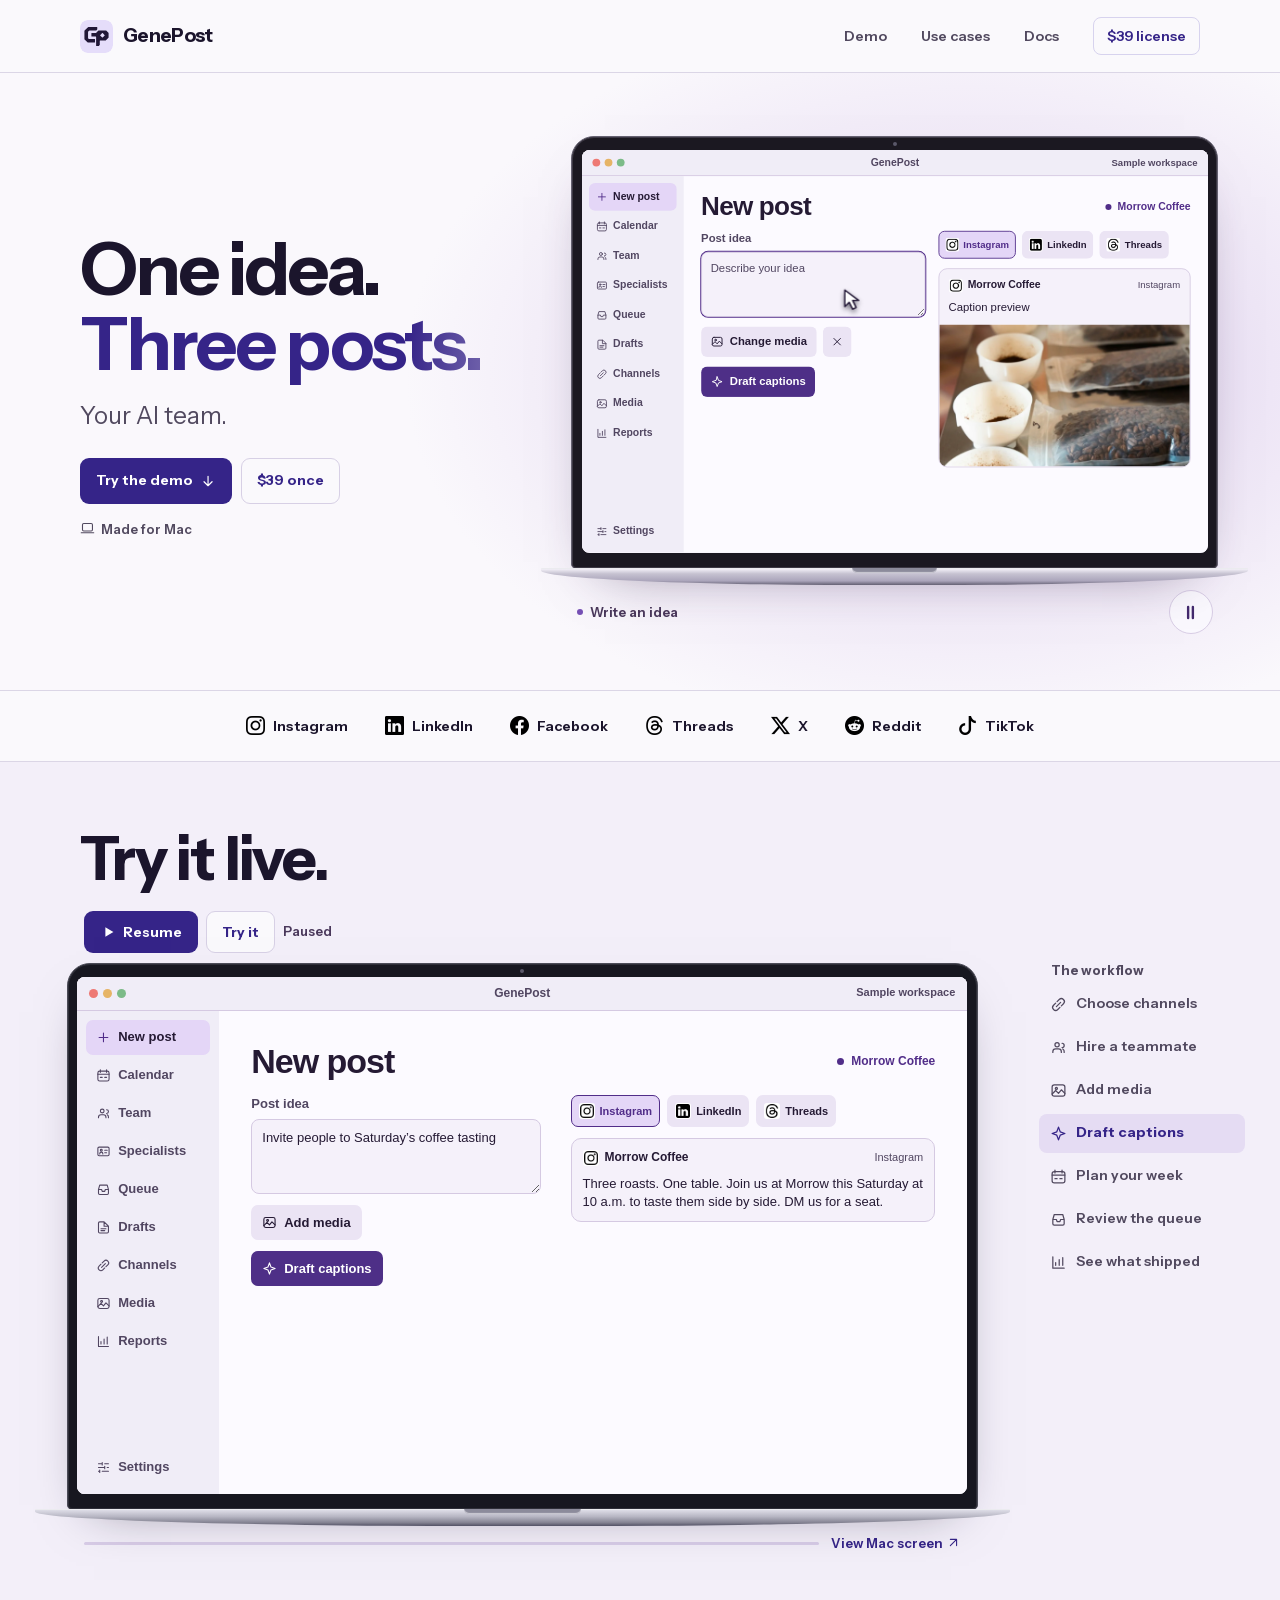
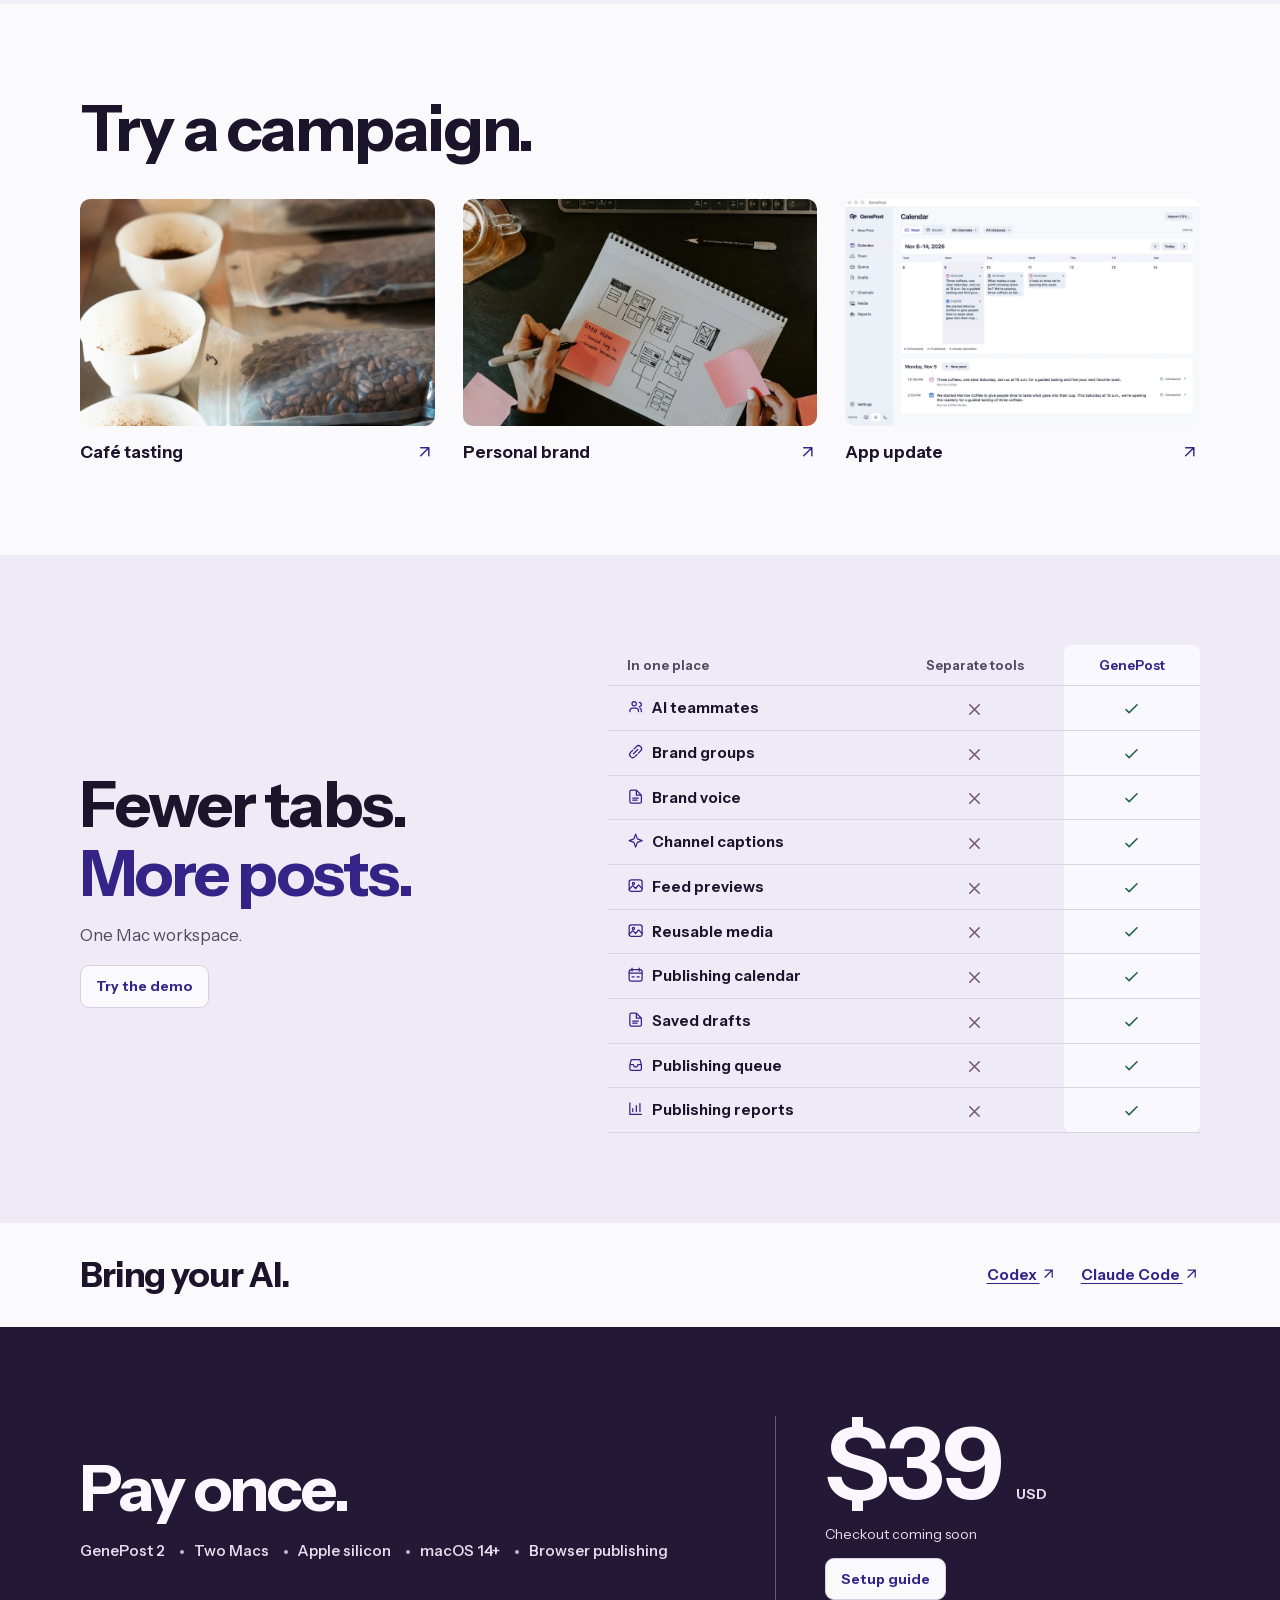
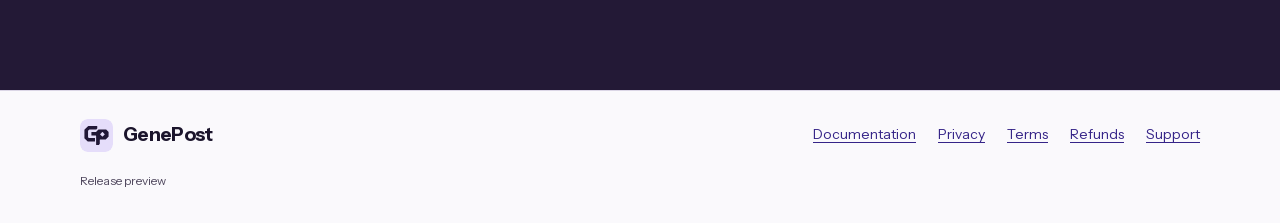
<file: index.html>
<!doctype html>
<html lang="en">
<head>
  <meta charset="utf-8">
  <meta name="viewport" content="width=device-width, initial-scale=1">
  <title>GenePost | Your AI social team for Mac</title>
  <meta name="description" content="Hire AI social teammates, draft for each account, and plan your publishing week in a native Mac app.">
  <meta name="theme-color" content="#faf9fc">
  <meta property="og:title" content="GenePost | Your AI social team for Mac">
  <meta property="og:description" content="Hire AI social teammates, draft for each account, and plan your publishing week in a native Mac app.">
  <meta name="robots" content="noindex, nofollow">
  <link rel="canonical" href="https://genepost.genetrify.com/">
  <meta property="og:image" content="https://genepost.genetrify.com/assets/calendar.webp">
  <link rel="icon" href="./assets/genepost.svg?v=531d221c39" type="image/svg+xml">
  <link rel="stylesheet" href="./assets/site.css?v=59364b3c98">
  <link rel="stylesheet" href="./assets/demo.css?v=003fff2a1d">
  <script src="./assets/site.js?v=31dfa22413" defer></script>
</head>
<body>
  <a class="skip" href="#main">Skip to content</a>
  <header class="site-header">
    <div class="wrap nav">
      <a class="brand" href="./"><img src="./assets/genepost.svg?v=531d221c39" width="33" height="33" alt="">GenePost</a>
      <nav aria-label="Primary">
        <a class="nav-product" href="./#tour">Demo</a>
        <a class="nav-product" href="./#workflow">Use cases</a>
        <a href="./docs/">Docs</a>
        <a class="nav-license" href="./#pricing">$39 license</a>
      </nav>
    </div>
  </header>
  <main id="main">
    <svg class="symbol-source" xmlns="http://www.w3.org/2000/svg" aria-hidden="true" width="0" height="0">
  <symbol id="icon-play" viewBox="0 0 24 24"><path d="m8 5 12 7-12 7Z" fill="currentColor" stroke="none"/></symbol>
  <symbol id="icon-pause" viewBox="0 0 24 24"><path d="M9 5v14m6-14v14" stroke-width="3"/></symbol>
  <symbol id="icon-down" viewBox="0 0 24 24"><path d="M12 5v14m-6-6 6 6 6-6"/></symbol>
  <symbol id="icon-mac" viewBox="0 0 24 24"><rect x="4" y="4" width="16" height="12" rx="2"/><path d="M2 19h20"/></symbol>
  <symbol id="icon-cursor" viewBox="0 0 22 26"><path d="M3 2v19l5-5 4 8 4-2-4-8h7Z" fill="#fff" stroke="#201534" stroke-width="1.6" stroke-linejoin="round"/></symbol>
  <symbol id="icon-reset" viewBox="0 0 24 24"><path d="M4 11a8 8 0 1 1 2 6m-2-6V5m0 6h6"/></symbol>
  <symbol id="icon-external" viewBox="0 0 24 24"><path d="M7 17 17 7M7 7h10v10"/></symbol>
  <symbol id="icon-plus" viewBox="0 0 24 24"><path d="M12 5v14M5 12h14"/></symbol>
  <symbol id="icon-team" viewBox="0 0 24 24"><circle cx="10" cy="8" r="3"/><path d="M4 19v-1a4 4 0 0 1 4-4h4a4 4 0 0 1 4 4v1m1-13a3 3 0 0 1 0 6m1 2a4 4 0 0 1 2 4v1"/></symbol>
  <symbol id="icon-specialists" viewBox="0 0 24 24"><rect x="3" y="5" width="18" height="14" rx="2"/><circle cx="8.5" cy="10" r="1.5"/><path d="M6 16v-.5a2.5 2.5 0 0 1 5 0v.5m3-6h4m-4 4h3"/></symbol>
  <symbol id="icon-search" viewBox="0 0 24 24"><circle cx="10.5" cy="10.5" r="6"/><path d="m15 15 5 5"/></symbol>
  <symbol id="icon-calendar" viewBox="0 0 24 24"><rect x="3" y="5" width="18" height="16" rx="3"/><path d="M7 3v4m10-4v4M3 10h18m-14 5h3m4 0h3"/></symbol>
  <symbol id="icon-queue" viewBox="0 0 24 24"><path d="M4 12l2-7h12l2 7v6a2 2 0 0 1-2 2H6a2 2 0 0 1-2-2v-6h5l1 3h4l1-3h5"/></symbol>
  <symbol id="icon-drafts" viewBox="0 0 24 24"><path d="M13 3H6a2 2 0 0 0-2 2v14a2 2 0 0 0 2 2h12a2 2 0 0 0 2-2V10Zm0 0v7h7M8 14h8m-8 3h6"/></symbol>
  <symbol id="icon-channels" viewBox="0 0 24 24"><path d="M10 8l3-3a4 4 0 0 1 6 6l-3 3m-2 2-3 3a4 4 0 0 1-6-6l3-3m1 5 6-6"/></symbol>
  <symbol id="icon-media" viewBox="0 0 24 24"><rect x="3" y="4" width="18" height="16" rx="3"/><circle cx="9" cy="9" r="1.5"/><path d="m3 17 5-5 4 4 4-5 5 5"/></symbol>
  <symbol id="icon-reports" viewBox="0 0 24 24"><path d="M4 4v16h16M8 16v-4m5 4V8m5 8V5"/></symbol>
  <symbol id="icon-settings" viewBox="0 0 24 24"><path d="M4 6h6m4 0h6M4 12h10m4 0h2M4 18h2m4 0h10m-10-14v4m4 2v4m-8 2v4"/></symbol>
  <symbol id="icon-check" viewBox="0 0 24 24"><path d="m5 12 4 4L19 6"/></symbol>
  <symbol id="icon-close" viewBox="0 0 24 24"><path d="m6 6 12 12M18 6 6 18"/></symbol>
  <symbol id="icon-right" viewBox="0 0 24 24"><path d="m9 5 7 7-7 7"/></symbol>
  <symbol id="icon-left" viewBox="0 0 24 24"><path d="m15 5-7 7 7 7"/></symbol>
  <symbol id="icon-upload" viewBox="0 0 24 24"><path d="M12 16V4m-5 5 5-5 5 5M4 15v4a1 1 0 0 0 1 1h14a1 1 0 0 0 1-1v-4"/></symbol>
  <symbol id="icon-spark" viewBox="0 0 24 24"><path d="m12 3 2.4 6.6L21 12l-6.6 2.4L12 21l-2.4-6.6L3 12l6.6-2.4Z"/></symbol>
</svg>
<section class="launch-hero" aria-labelledby="hero-title">
  <div class="wrap hero-grid">
    <div class="hero-copy">
      <h1 id="hero-title">One idea. <span>Three posts.</span></h1>
      <p>Your AI team.</p>
      <div class="hero-actions">
        <a class="button primary" href="#demo">Try the demo <svg class="symbol" aria-hidden="true"><use href="#icon-down"></use></svg></a>
        <a class="button quiet" href="#pricing">$39 once</a>
      </div>
      <div class="hero-mac"><svg class="symbol" aria-hidden="true"><use href="#icon-mac"></use></svg> Made for Mac</div>
    </div>
    <figure class="hero-showcase" data-workspace-preview>
      <div class="macbook" aria-hidden="true">
        <div class="mac-display">
          <div class="mac-screen hero-screen">
            <img data-demo-fallback src="./assets/calendar.webp" width="1600" height="1029" alt="" fetchpriority="high">
            <div class="hero-viewport" data-demo-host hidden></div>
          </div>
        </div>
        <div class="mac-base"><span></span></div>
      </div>
      <figcaption class="hero-caption">
        <span class="hero-cue" data-demo-cue aria-hidden="true">New post</span>
        <span class="sr-only">A sample GenePost workspace drafting and scheduling posts in one window.</span>
        <button type="button" class="hero-toggle" data-action="play" aria-label="Pause preview" title="Pause preview" hidden>
          <svg class="symbol" aria-hidden="true"><use href="#icon-pause"></use></svg>
        </button>
      </figcaption>
    </figure>
  </div>
</section>

<section class="channel-band" aria-label="Supported channels">
  <ul class="wrap channel-list">
    <li><img src="./assets/instagram.png" width="19" height="19" alt="">Instagram</li>
    <li><img src="./assets/linkedin.png" width="19" height="19" alt="">LinkedIn</li>
    <li><img src="./assets/facebook.png" width="19" height="19" alt="">Facebook</li>
    <li><img src="./assets/threads.png" width="19" height="19" alt="">Threads</li>
    <li><img src="./assets/x.png" width="19" height="19" alt="">X</li>
    <li><img src="./assets/reddit.png" width="19" height="19" alt="">Reddit</li>
    <li><img src="./assets/tiktok.png" width="19" height="19" alt="">TikTok</li>
  </ul>
</section>

<section class="demo-stage" id="tour" aria-labelledby="demo-title">
  <div class="wrap demo-heading"><h2 id="demo-title">Try it live.</h2></div>
  <div class="demo-wrap" id="demo" tabindex="-1" data-assets="./assets/">
    <div class="demo-player">
      <div class="demo-toolbar" id="demo-controls" hidden>
        <button class="button primary" type="button" data-action="play">
          <svg class="symbol" aria-hidden="true"><use href="#icon-play"></use></svg><span>Play demo</span>
        </button>
        <button class="button quiet" type="button" data-action="stop" hidden>Try it</button>
        <span class="demo-cue" data-demo-cue>Try it yourself</span>
        <button class="button quiet demo-reset" type="button" data-action="reset" aria-label="Reset demo" title="Reset demo">
          <svg class="symbol" aria-hidden="true"><use href="#icon-reset"></use></svg>
        </button>
      </div>
      <div class="macbook">
        <div class="mac-display">
          <div class="mac-screen">
            <img data-demo-fallback src="./assets/calendar.webp" width="1600" height="1029" alt="GenePost calendar on Mac" loading="lazy">
            <div data-demo-host hidden></div>
          </div>
        </div>
        <div class="mac-base" aria-hidden="true"><span></span></div>
      </div>
      <div class="demo-under" hidden>
        <span class="demo-progress" aria-hidden="true" hidden><i></i></span>
        <a id="native-screen" href="./assets/calendar.webp" target="_blank" rel="noopener">View Mac screen <svg class="symbol" aria-hidden="true"><use href="#icon-external"></use></svg></a>
      </div>
    </div>
    <aside class="demo-guide" aria-label="Walkthrough" hidden>
      <h3>The workflow</h3>
      <ol>
        <li data-chapter="channels"><svg class="symbol" aria-hidden="true"><use href="#icon-channels"></use></svg>Choose channels</li>
        <li data-chapter="hire"><svg class="symbol" aria-hidden="true"><use href="#icon-team"></use></svg>Hire a teammate</li>
        <li data-chapter="media"><svg class="symbol" aria-hidden="true"><use href="#icon-media"></use></svg>Add media</li>
        <li data-chapter="draft"><svg class="symbol" aria-hidden="true"><use href="#icon-spark"></use></svg>Draft captions</li>
        <li data-chapter="plan"><svg class="symbol" aria-hidden="true"><use href="#icon-calendar"></use></svg>Plan your week</li>
        <li data-chapter="queue"><svg class="symbol" aria-hidden="true"><use href="#icon-queue"></use></svg>Review the queue</li>
        <li data-chapter="reports"><svg class="symbol" aria-hidden="true"><use href="#icon-reports"></use></svg>See what shipped</li>
      </ol>
    </aside>
  </div>
</section>

<script type="application/json" id="demo-specialists">[{"name": "Avery", "role": "Campaign lead", "specialty": "Turns attention into qualified inquiries", "category": "strategy", "strengths": ["Offer and channel strategy", "Lead qualification"], "workingStyle": "Works backward from a qualified inquiry, then gives each channel a job and a clear handoff.", "skillName": "Plan a lead campaign", "sampleApproach": "I’d define a qualified booking first, then build a sequence that answers objections and gives interested people one way to reserve.", "portfolioTitle": "Fill a tasting session", "portfolioSample": "Reach · Show the tasting table and what the session includes.\n\nQualify · Answer when it runs and how many people can join.\n\nConvert · Send one reservation link. Review confirmed seats by channel.", "sampleFormat": "Campaign plan", "portraitTone": "f4d9ca", "avatar": "fold.svg?v=58e0529162"}, {"name": "Jordan", "role": "Conversion strategist", "specialty": "Turns interest into booked calls", "category": "growth", "strengths": ["Offer and objection analysis", "Conversion experiments"], "workingStyle": "Looks for the decision people avoid, then writes the offer and next step around that objection.", "skillName": "Audit the conversion path", "sampleApproach": "I’d compare what the post promises with the first page people land on, then test one CTA tied to a qualified call.", "portfolioTitle": "Website inquiries → booked calls", "portfolioSample": "Friction · “Get in touch” leaves the next step unclear.\n\nTest · Compare “Get in touch” with “Book a 15-minute site review” when that offer is available.\n\nMeasure · Qualified calls booked per landing-page visit.", "sampleFormat": "Call-to-action test", "portraitTone": "e7def5", "avatar": "folio.svg?v=0bef797afb"}, {"name": "Quinn", "role": "Short-form producer", "specialty": "Builds reels with a clear next action", "category": "content", "strengths": ["Hooks and retention", "Shoot-ready scripts"], "workingStyle": "Shows the payoff in the first beat, then uses real footage to prove the point.", "skillName": "Script a conversion reel", "sampleApproach": "I’d cut straight to open booking slots, show the action, and give viewers one link or instruction to act on.", "portfolioTitle": "Reel · Book a court", "portfolioSample": "0–3s · Show the open slots. “A free court this Saturday?”\n\n3–10s · Tap a time and show the booking screen.\n\n10–15s · Send viewers to the booking page. Track visits from the reel.", "sampleFormat": "Reel storyboard", "portraitTone": "d7e9f3", "avatar": "spark.svg?v=ccbed79afe"}, {"name": "Mika", "role": "Audience researcher", "specialty": "Finds buyer questions worth testing", "category": "strategy", "strengths": ["Public-source research", "Buying intent and objections"], "workingStyle": "Looks for recurring decision questions, then separates observed evidence from what still needs testing.", "skillName": "Map buyer intent", "sampleApproach": "I’d look at public booking pages and FAQs, map the questions buyers ask before reserving, and choose one question to answer first.", "portfolioTitle": "What holds a café booking back?", "portfolioSample": "Look at public booking pages and FAQs for questions about price, group size, and booking cutoffs.\n\nTest the top unresolved question in a reminder. Count booking starts and confirmed seats separately.", "sampleFormat": "Audience research", "portraitTone": "dbeae0", "avatar": "grid.svg?v=70b04b332f"}, {"name": "Sol", "role": "Creative director", "specialty": "Designs visuals that support the offer", "category": "content", "strengths": ["Creative testing", "Feed framing"], "workingStyle": "Makes the offer legible in the first frame and changes one visual variable at a time.", "skillName": "Brief a creative test", "sampleApproach": "I’d show the tasting table in one variant and the experience in the other, with the same offer and reservation CTA.", "portfolioTitle": "Instagram · Tasting creative test", "portfolioSample": "Try a tight shot of the tasting bowls against a wider table scene. Keep the caption and reservation CTA the same. Compare booking starts, then confirmed seats.", "portfolioImage": "portfolio-tasting.jpg", "sampleFormat": "Creative test", "portraitTone": "f3e3bb", "avatar": "lens.svg?v=37ddfbdb13"}, {"name": "Remy", "role": "Community growth lead", "specialty": "Qualifies inquiries and guides the handoff", "category": "growth", "strengths": ["Lead triage", "Helpful conversation"], "workingStyle": "Answers the question, asks one qualifying detail, and makes the handoff clear.", "skillName": "Qualify inbound interest", "sampleApproach": "I’d sort the repeated questions by buying intent and draft replies that move interested people toward a reservation.", "portfolioTitle": "Turn a tasting question into a booking", "portfolioSample": "“Can I bring a group?”\n“Send us the group size and preferred time so we can check which seats are open.”\n\nTrack replies with a date and group size, then confirmed bookings.", "sampleFormat": "Community reply", "portraitTone": "f3dce8", "avatar": "reply.svg?v=68d75650d8"}]</script>
<template id="demo-app-template">
  <div class="demo-app" data-theme="light">
    <div class="demo-titlebar">
      <span class="window-lights" aria-hidden="true"><i></i><i></i><i></i></span>
      <span>GenePost</span>
      <span class="demo-label">Sample workspace</span>
    </div>
    <div class="demo-window">
      <nav class="demo-sidebar" aria-label="Demo screens"></nav>
      <div class="demo-workspace" tabindex="-1"></div>
    </div>
    <span class="demo-pointer" aria-hidden="true" hidden>
      <i></i><svg width="22" height="26" viewBox="0 0 22 26"><use href="#icon-cursor"></use></svg>
    </span>
  </div>
</template>

<section class="wrap section cases" id="workflow" aria-labelledby="cases-title">
  <h2 id="cases-title">Try a campaign.</h2>
  <div class="case-grid">
    <a class="case" data-case="coffee" href="#demo">
      <img src="./assets/tasting-table.webp" width="1080" height="609" alt="Coffee tasting bowls lined up beside bags of roasted beans" loading="lazy">
      <span>Café tasting <svg class="symbol" aria-hidden="true"><use href="#icon-external"></use></svg></span>
    </a>
    <a class="case" data-case="personal" href="#demo">
      <img src="./assets/design-notebook.webp" width="910" height="655" alt="A designer sketching a user flow in a notebook" loading="lazy">
      <span>Personal brand <svg class="symbol" aria-hidden="true"><use href="#icon-external"></use></svg></span>
    </a>
    <a class="case" data-case="update" href="#demo">
      <img src="./assets/calendar.webp" width="1600" height="1029" alt="GenePost’s weekly calendar with scheduled posts" loading="lazy">
      <span>App update <svg class="symbol" aria-hidden="true"><use href="#icon-external"></use></svg></span>
    </a>
  </div>
</section>

<section class="benefits" aria-labelledby="benefits-title">
  <div class="wrap section benefit-layout">
    <div>
      <h2 id="benefits-title">Fewer tabs.<br><span>More posts.</span></h2>
      <p>One Mac workspace.</p>
      <a class="button quiet" href="#demo">Try the demo</a>
    </div>
    <table class="benefit-table">
      <caption class="sr-only">What comes built in</caption>
      <thead><tr><th scope="col">In one place</th><th scope="col">Separate tools</th><th scope="col">GenePost</th></tr></thead>
      <tbody><tr>
      <th scope="row"><svg class="symbol" aria-hidden="true"><use href="#icon-team"></use></svg> AI teammates</th>
      <td class="feature-manual"><svg class="symbol" aria-hidden="true"><use href="#icon-close"></use></svg><span class="sr-only">Separate setup</span></td>
      <td class="feature-included"><svg class="symbol" aria-hidden="true"><use href="#icon-check"></use></svg><span class="sr-only">Included</span></td>
    </tr><tr>
      <th scope="row"><svg class="symbol" aria-hidden="true"><use href="#icon-channels"></use></svg> Brand groups</th>
      <td class="feature-manual"><svg class="symbol" aria-hidden="true"><use href="#icon-close"></use></svg><span class="sr-only">Separate setup</span></td>
      <td class="feature-included"><svg class="symbol" aria-hidden="true"><use href="#icon-check"></use></svg><span class="sr-only">Included</span></td>
    </tr><tr>
      <th scope="row"><svg class="symbol" aria-hidden="true"><use href="#icon-drafts"></use></svg> Brand voice</th>
      <td class="feature-manual"><svg class="symbol" aria-hidden="true"><use href="#icon-close"></use></svg><span class="sr-only">Separate setup</span></td>
      <td class="feature-included"><svg class="symbol" aria-hidden="true"><use href="#icon-check"></use></svg><span class="sr-only">Included</span></td>
    </tr><tr>
      <th scope="row"><svg class="symbol" aria-hidden="true"><use href="#icon-spark"></use></svg> Channel captions</th>
      <td class="feature-manual"><svg class="symbol" aria-hidden="true"><use href="#icon-close"></use></svg><span class="sr-only">Separate setup</span></td>
      <td class="feature-included"><svg class="symbol" aria-hidden="true"><use href="#icon-check"></use></svg><span class="sr-only">Included</span></td>
    </tr><tr>
      <th scope="row"><svg class="symbol" aria-hidden="true"><use href="#icon-media"></use></svg> Feed previews</th>
      <td class="feature-manual"><svg class="symbol" aria-hidden="true"><use href="#icon-close"></use></svg><span class="sr-only">Separate setup</span></td>
      <td class="feature-included"><svg class="symbol" aria-hidden="true"><use href="#icon-check"></use></svg><span class="sr-only">Included</span></td>
    </tr><tr>
      <th scope="row"><svg class="symbol" aria-hidden="true"><use href="#icon-media"></use></svg> Reusable media</th>
      <td class="feature-manual"><svg class="symbol" aria-hidden="true"><use href="#icon-close"></use></svg><span class="sr-only">Separate setup</span></td>
      <td class="feature-included"><svg class="symbol" aria-hidden="true"><use href="#icon-check"></use></svg><span class="sr-only">Included</span></td>
    </tr><tr>
      <th scope="row"><svg class="symbol" aria-hidden="true"><use href="#icon-calendar"></use></svg> Publishing calendar</th>
      <td class="feature-manual"><svg class="symbol" aria-hidden="true"><use href="#icon-close"></use></svg><span class="sr-only">Separate setup</span></td>
      <td class="feature-included"><svg class="symbol" aria-hidden="true"><use href="#icon-check"></use></svg><span class="sr-only">Included</span></td>
    </tr><tr>
      <th scope="row"><svg class="symbol" aria-hidden="true"><use href="#icon-drafts"></use></svg> Saved drafts</th>
      <td class="feature-manual"><svg class="symbol" aria-hidden="true"><use href="#icon-close"></use></svg><span class="sr-only">Separate setup</span></td>
      <td class="feature-included"><svg class="symbol" aria-hidden="true"><use href="#icon-check"></use></svg><span class="sr-only">Included</span></td>
    </tr><tr>
      <th scope="row"><svg class="symbol" aria-hidden="true"><use href="#icon-queue"></use></svg> Publishing queue</th>
      <td class="feature-manual"><svg class="symbol" aria-hidden="true"><use href="#icon-close"></use></svg><span class="sr-only">Separate setup</span></td>
      <td class="feature-included"><svg class="symbol" aria-hidden="true"><use href="#icon-check"></use></svg><span class="sr-only">Included</span></td>
    </tr><tr>
      <th scope="row"><svg class="symbol" aria-hidden="true"><use href="#icon-reports"></use></svg> Publishing reports</th>
      <td class="feature-manual"><svg class="symbol" aria-hidden="true"><use href="#icon-close"></use></svg><span class="sr-only">Separate setup</span></td>
      <td class="feature-included"><svg class="symbol" aria-hidden="true"><use href="#icon-check"></use></svg><span class="sr-only">Included</span></td>
    </tr></tbody>
    </table>
  </div>
</section>

<section class="wrap connections" aria-labelledby="connections-title">
  <h2 id="connections-title">Bring your AI.</h2>
  <a href="./docs/#integrations">Codex <svg class="symbol" aria-hidden="true"><use href="#icon-external"></use></svg></a>
  <a href="./docs/#claude">Claude Code <svg class="symbol" aria-hidden="true"><use href="#icon-external"></use></svg></a>
</section>

<section class="pricing" id="pricing" aria-labelledby="pricing-title">
  <div class="wrap section pricing-inner">
    <div>
      <h2 id="pricing-title">Pay once.</h2>
      <ul class="included">
        <li>GenePost 2</li>
        <li>Two Macs</li>
        <li>Apple silicon</li>
        <li>macOS 14+</li>
        <li>Browser publishing</li>
      </ul>
    </div>
    <div class="price">
      <p class="price-amount">$39 <span>USD</span></p>
      <p class="release-note">Checkout coming soon</p><a class="button quiet" href="./docs/#install">Setup guide</a>
    </div>
  </div>
</section>

  </main>
  <footer class="site-footer">
    <div class="wrap">
      <div class="footer-main">
        <a class="brand" href="./"><img src="./assets/genepost.svg?v=531d221c39" width="33" height="33" alt="">GenePost</a>
        <nav aria-label="Support and legal">
          <a href="./docs/">Documentation</a>
          <a href="./privacy/">Privacy</a>
          <a href="./terms/">Terms</a>
          <a href="./refunds/">Refunds</a>
          <a href="mailto:support@genetrify.com?subject=GenePost%20support">Support</a>
        </nav>
      </div>
      <p class="footer-meta">Release preview</p>
    </div>
  </footer>
</body>
</html>
</file>
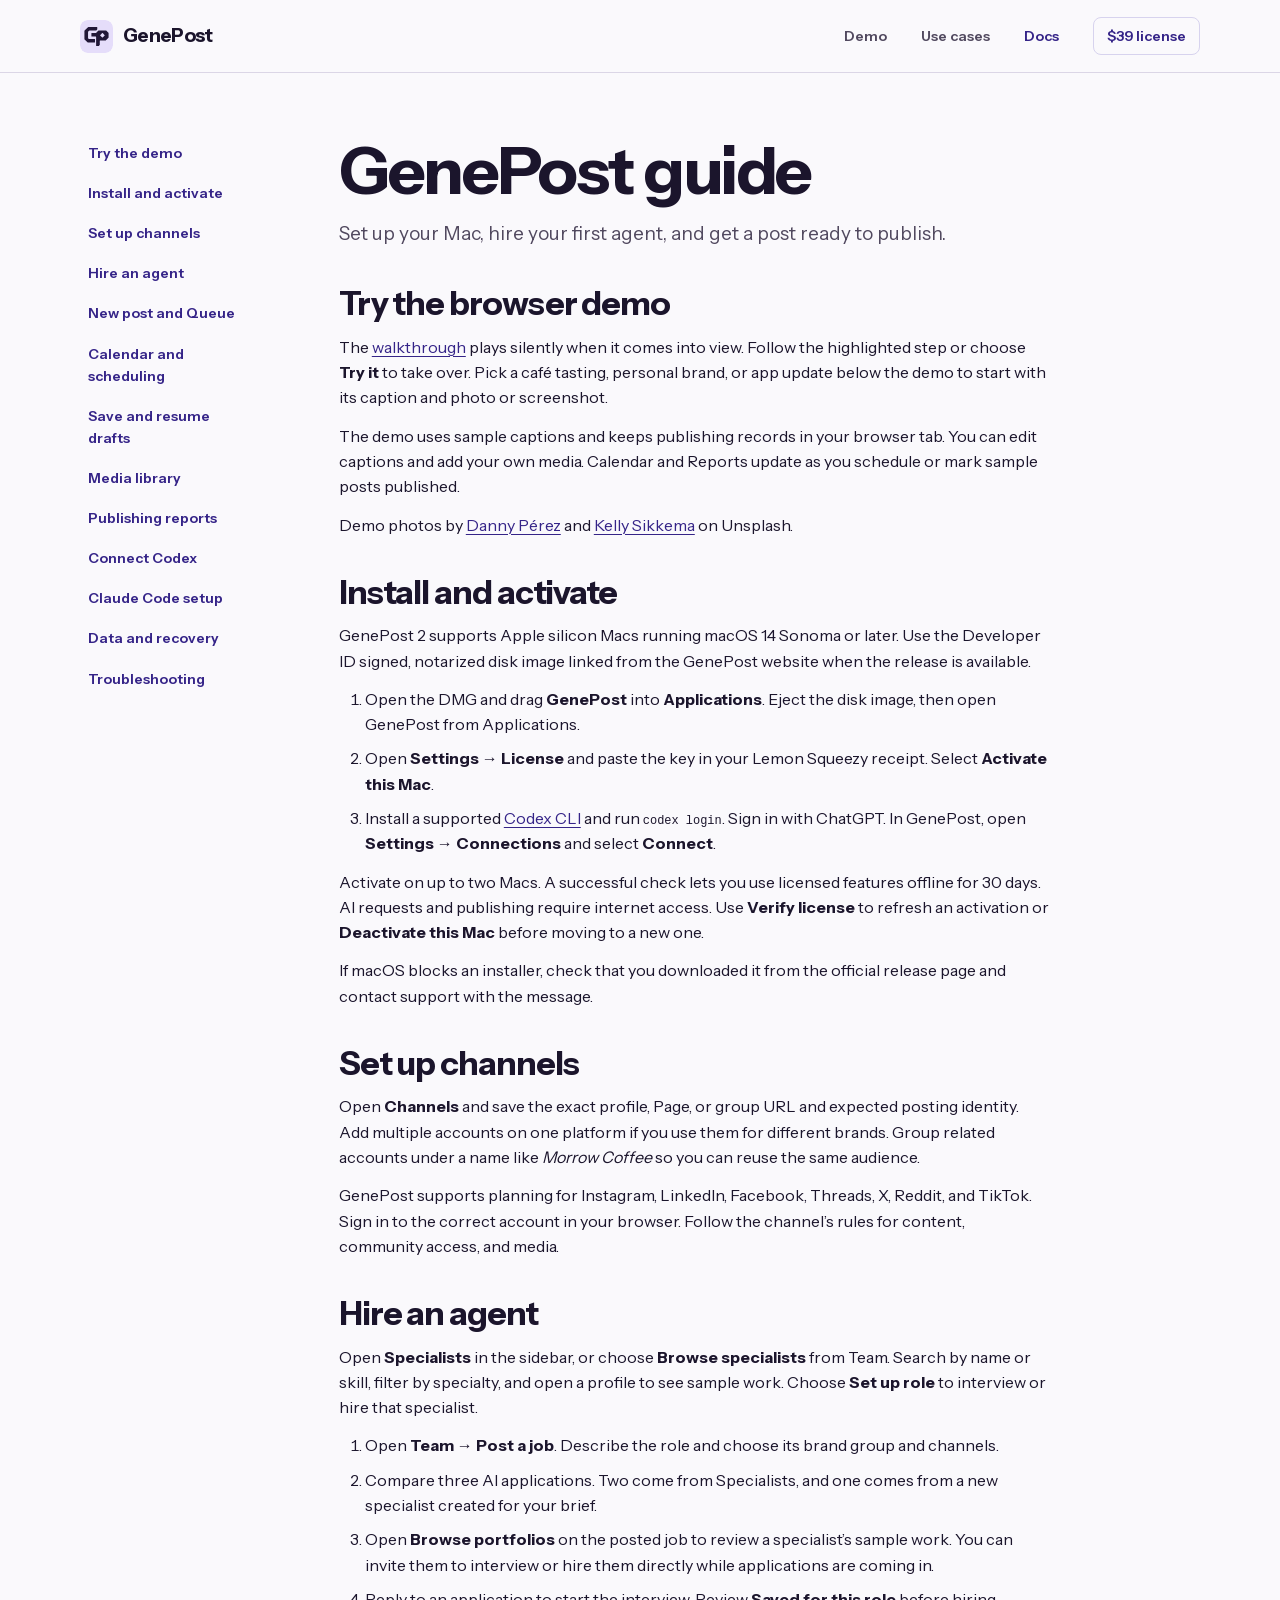
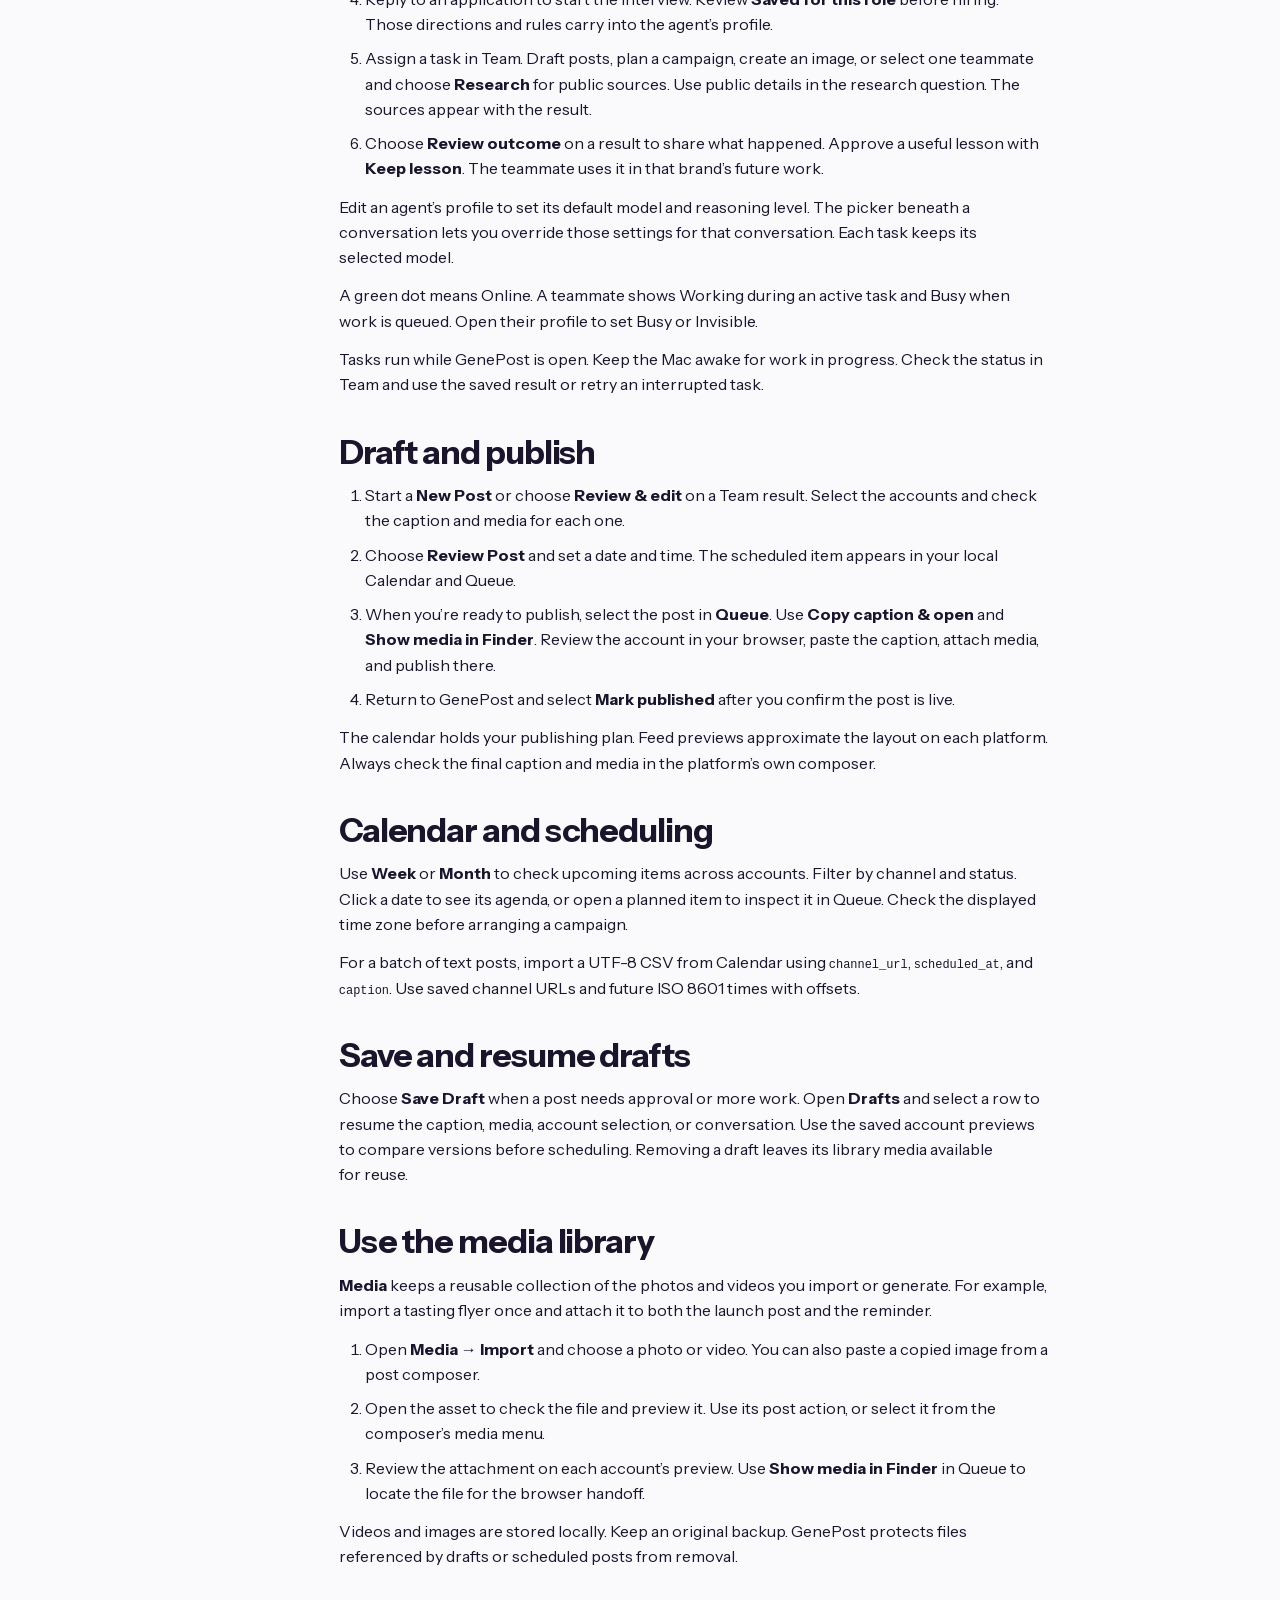
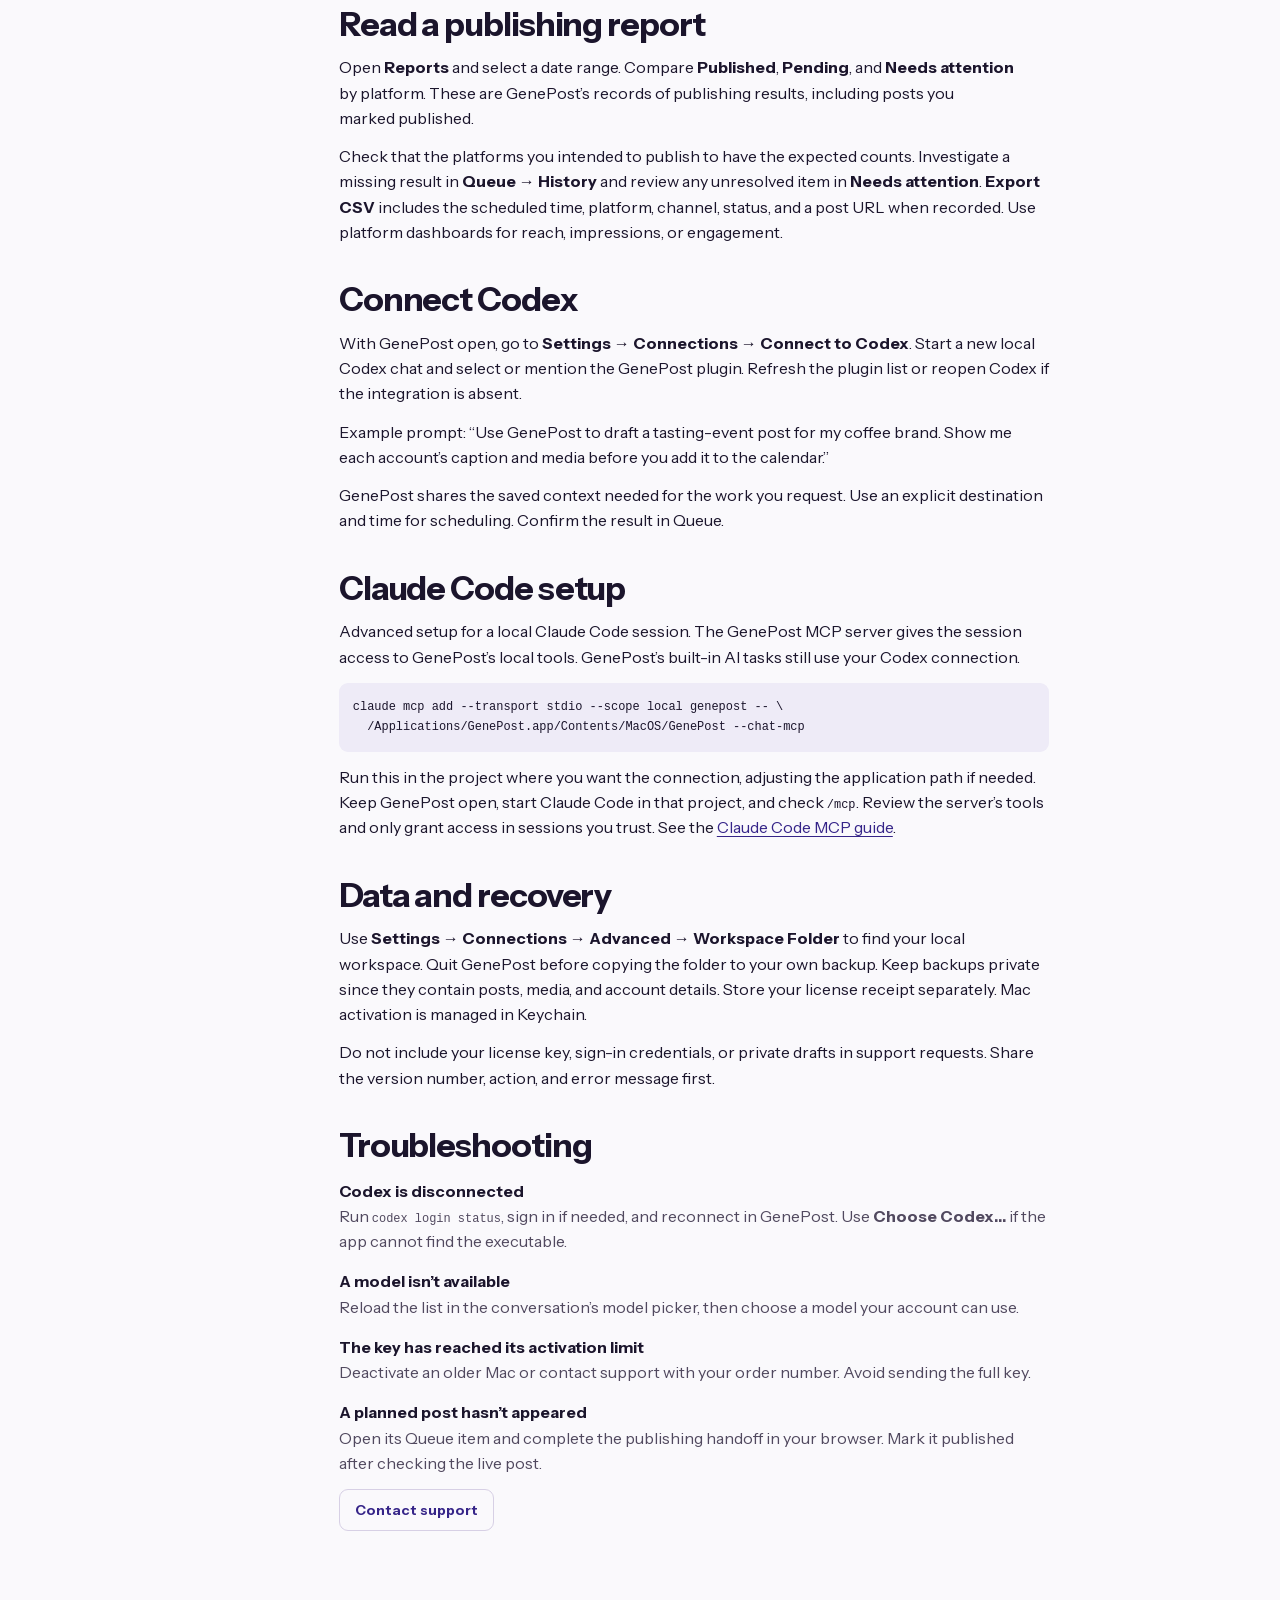
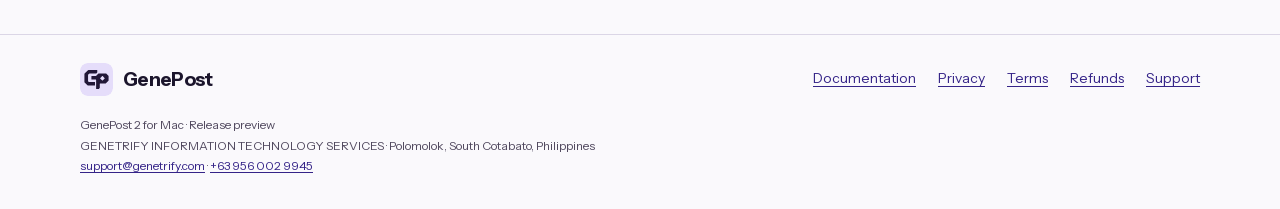
<file: docs/index.html>
<!doctype html>
<html lang="en">
<head>
  <meta charset="utf-8">
  <meta name="viewport" content="width=device-width, initial-scale=1">
  <title>GenePost guide</title>
  <meta name="description" content="Install GenePost, connect Codex, set up channels, and publish your first post.">
  <meta name="theme-color" content="#faf9fc">
  <meta property="og:title" content="GenePost guide">
  <meta property="og:description" content="Install GenePost, connect Codex, set up channels, and publish your first post.">
  <meta name="robots" content="noindex, nofollow">
  <link rel="canonical" href="https://genepost.genetrify.com/docs/">
  <meta property="og:image" content="https://genepost.genetrify.com/assets/calendar.webp">
  <link rel="icon" href="../assets/genepost.svg?v=531d221c39" type="image/svg+xml">
  <link rel="stylesheet" href="../assets/site.css?v=59364b3c98">
</head>
<body>
  <a class="skip" href="#main">Skip to content</a>
  <header class="site-header">
    <div class="wrap nav">
      <a class="brand" href="../"><img src="../assets/genepost.svg?v=531d221c39" width="33" height="33" alt="">GenePost</a>
      <nav aria-label="Primary">
        <a class="nav-product" href="../#tour">Demo</a>
        <a class="nav-product" href="../#workflow">Use cases</a>
        <a href="../docs/" aria-current="page">Docs</a>
        <a class="nav-license" href="../#pricing">$39 license</a>
      </nav>
    </div>
  </header>
  <main id="main">
    <div class="docs-grid wrap">
  <nav class="toc" aria-label="On this page">
    <a href="#browser-demo">Try the demo</a>
    <a href="#install">Install and activate</a>
    <a href="#channels">Set up channels</a>
    <a href="#team">Hire an agent</a>
    <a href="#publish">New post and Queue</a>
    <a href="#calendar">Calendar and scheduling</a>
    <a href="#drafts">Save and resume drafts</a>
    <a href="#media">Media library</a>
    <a href="#reports">Publishing reports</a>
    <a href="#integrations">Connect Codex</a>
    <a href="#claude">Claude Code setup</a>
    <a href="#data">Data and recovery</a>
    <a href="#help">Troubleshooting</a>
  </nav>
  <article class="prose">
    <h1>GenePost guide</h1>
    <p class="intro">Set up your Mac, hire your first agent, and get a post ready to publish.</p>
    <section id="browser-demo">
      <h2>Try the browser demo</h2>
      <p>The <a href="../#demo">walkthrough</a> plays silently when it comes into view. Follow the highlighted step or choose <strong>Try it</strong> to take over. Pick a café tasting, personal brand, or app update below the demo to start with its caption and photo or screenshot.</p>
      <p>The demo uses sample captions and keeps publishing records in your browser tab. You can edit captions and add your own media. Calendar and Reports update as you schedule or mark sample posts published.</p>
      <p>Demo photos by <a href="https://unsplash.com/photos/rows-of-coffee-beans-and-ground-coffee-prepared-for-tasting-5CDleeyvCxA">Danny Pérez</a> and <a href="https://unsplash.com/photos/a-person-writing-on-a-piece-of-paper-next-to-a-keyboard-ml1IgjV8OvY">Kelly Sikkema</a> on Unsplash.</p>
    </section>
    <section id="install">
      <h2>Install and activate</h2>
      <p>GenePost 2 supports Apple silicon Macs running macOS 14 Sonoma or later. Use the Developer ID signed, notarized disk image linked from the GenePost website when the release is available.</p>
      <ol>
        <li>Open the DMG and drag <strong>GenePost</strong> into <strong>Applications</strong>. Eject the disk image, then open GenePost from Applications.</li>
        <li>Open <strong>Settings → License</strong> and paste the key in your Lemon Squeezy receipt. Select <strong>Activate this Mac</strong>.</li>
        <li>Install a supported <a href="https://developers.openai.com/codex/cli/">Codex CLI</a> and run <code>codex login</code>. Sign in with ChatGPT. In GenePost, open <strong>Settings → Connections</strong> and select <strong>Connect</strong>.</li>
      </ol>
      <p>Activate on up to two Macs. A successful check lets you use licensed features offline for 30 days. AI requests and publishing require internet access. Use <strong>Verify license</strong> to refresh an activation or <strong>Deactivate this Mac</strong> before moving to a new one.</p>
      <p>If macOS blocks an installer, check that you downloaded it from the official release page and contact support with the message.</p>
    </section>
    <section id="channels">
      <h2>Set up channels</h2>
      <p>Open <strong>Channels</strong> and save the exact profile, Page, or group URL and expected posting identity. Add multiple accounts on one platform if you use them for different brands. Group related accounts under a name like <em>Morrow Coffee</em> so you can reuse the same audience.</p>
      <p>GenePost supports planning for Instagram, LinkedIn, Facebook, Threads, X, Reddit, and TikTok. Sign in to the correct account in your browser. Follow the channel’s rules for content, community access, and media.</p>
    </section>
    <section id="team">
      <h2>Hire an agent</h2>
      <p>Open <strong>Specialists</strong> in the sidebar, or choose <strong>Browse specialists</strong> from Team. Search by name or skill, filter by specialty, and open a profile to see sample work. Choose <strong>Set up role</strong> to interview or hire that specialist.</p>
      <ol>
        <li>Open <strong>Team → Post a job</strong>. Describe the role and choose its brand group and channels.</li>
        <li>Compare three AI applications. Two come from Specialists, and one comes from a new specialist created for your brief.</li>
        <li>Open <strong>Browse portfolios</strong> on the posted job to review a specialist’s sample work. You can invite them to interview or hire them directly while applications are coming in.</li>
        <li>Reply to an application to start the interview. Review <strong>Saved for this role</strong> before hiring. Those directions and rules carry into the agent’s profile.</li>
        <li>Assign a task in Team. Draft posts, plan a campaign, create an image, or select one teammate and choose <strong>Research</strong> for public sources. Use public details in the research question. The sources appear with the result.</li>
        <li>Choose <strong>Review outcome</strong> on a result to share what happened. Approve a useful lesson with <strong>Keep lesson</strong>. The teammate uses it in that brand’s future work.</li>
      </ol>
      <p>Edit an agent’s profile to set its default model and reasoning level. The picker beneath a conversation lets you override those settings for that conversation. Each task keeps its selected model.</p>
      <p>A green dot means Online. A teammate shows Working during an active task and Busy when work is queued. Open their profile to set Busy or Invisible.</p>
      <p>Tasks run while GenePost is open. Keep the Mac awake for work in progress. Check the status in Team and use the saved result or retry an interrupted task.</p>
    </section>
    <section id="publish">
      <h2>Draft and publish</h2>
      <ol>
        <li>Start a <strong>New Post</strong> or choose <strong>Review &amp; edit</strong> on a Team result. Select the accounts and check the caption and media for each one.</li>
        <li>Choose <strong>Review Post</strong> and set a date and time. The scheduled item appears in your local Calendar and Queue.</li>
        <li>When you’re ready to publish, select the post in <strong>Queue</strong>. Use <strong>Copy caption &amp; open</strong> and <strong>Show media in Finder</strong>. Review the account in your browser, paste the caption, attach media, and publish there.</li>
        <li>Return to GenePost and select <strong>Mark published</strong> after you confirm the post is live.</li>
      </ol>
      <p>The calendar holds your publishing plan. Feed previews approximate the layout on each platform. Always check the final caption and media in the platform’s own composer.</p>
    </section>
    <section id="calendar">
      <h2>Calendar and scheduling</h2>
      <p>Use <strong>Week</strong> or <strong>Month</strong> to check upcoming items across accounts. Filter by channel and status. Click a date to see its agenda, or open a planned item to inspect it in Queue. Check the displayed time zone before arranging a campaign.</p>
      <p>For a batch of text posts, import a UTF-8 CSV from Calendar using <code>channel_url</code>, <code>scheduled_at</code>, and <code>caption</code>. Use saved channel URLs and future ISO 8601 times with offsets.</p>
    </section>
    <section id="drafts">
      <h2>Save and resume drafts</h2>
      <p>Choose <strong>Save Draft</strong> when a post needs approval or more work. Open <strong>Drafts</strong> and select a row to resume the caption, media, account selection, or conversation. Use the saved account previews to compare versions before scheduling. Removing a draft leaves its library media available for reuse.</p>
    </section>
    <section id="media">
      <h2>Use the media library</h2>
      <p><strong>Media</strong> keeps a reusable collection of the photos and videos you import or generate. For example, import a tasting flyer once and attach it to both the launch post and the reminder.</p>
      <ol>
        <li>Open <strong>Media → Import</strong> and choose a photo or video. You can also paste a copied image from a post composer.</li>
        <li>Open the asset to check the file and preview it. Use its post action, or select it from the composer’s media menu.</li>
        <li>Review the attachment on each account’s preview. Use <strong>Show media in Finder</strong> in Queue to locate the file for the browser handoff.</li>
      </ol>
      <p>Videos and images are stored locally. Keep an original backup. GenePost protects files referenced by drafts or scheduled posts from removal.</p>
    </section>
    <section id="reports">
      <h2>Read a publishing report</h2>
      <p>Open <strong>Reports</strong> and select a date range. Compare <strong>Published</strong>, <strong>Pending</strong>, and <strong>Needs attention</strong> by platform. These are GenePost’s records of publishing results, including posts you marked published.</p>
      <p>Check that the platforms you intended to publish to have the expected counts. Investigate a missing result in <strong>Queue → History</strong> and review any unresolved item in <strong>Needs attention</strong>. <strong>Export CSV</strong> includes the scheduled time, platform, channel, status, and a post URL when recorded. Use platform dashboards for reach, impressions, or engagement.</p>
    </section>
    <section id="integrations">
      <h2>Connect Codex</h2>
      <p>With GenePost open, go to <strong>Settings → Connections → Connect to Codex</strong>. Start a new local Codex chat and select or mention the GenePost plugin. Refresh the plugin list or reopen Codex if the integration is absent.</p>
      <p>Example prompt: “Use GenePost to draft a tasting-event post for my coffee brand. Show me each account’s caption and media before you add it to the calendar.”</p>
      <p>GenePost shares the saved context needed for the work you request. Use an explicit destination and time for scheduling. Confirm the result in Queue.</p>
    </section>
    <section id="claude">
      <h2>Claude Code setup</h2>
      <p>Advanced setup for a local Claude Code session. The GenePost MCP server gives the session access to GenePost’s local tools. GenePost’s built-in AI tasks still use your Codex connection.</p>
      <pre><code>claude mcp add --transport stdio --scope local genepost -- \
  /Applications/GenePost.app/Contents/MacOS/GenePost --chat-mcp</code></pre>
      <p>Run this in the project where you want the connection, adjusting the application path if needed. Keep GenePost open, start Claude Code in that project, and check <code>/mcp</code>. Review the server’s tools and only grant access in sessions you trust. See the <a href="https://code.claude.com/docs/en/mcp">Claude Code MCP guide</a>.</p>
    </section>
    <section id="data">
      <h2>Data and recovery</h2>
      <p>Use <strong>Settings → Connections → Advanced → Workspace Folder</strong> to find your local workspace. Quit GenePost before copying the folder to your own backup. Keep backups private since they contain posts, media, and account details. Store your license receipt separately. Mac activation is managed in Keychain.</p>
      <p>Do not include your license key, sign-in credentials, or private drafts in support requests. Share the version number, action, and error message first.</p>
    </section>
    <section id="help">
      <h2>Troubleshooting</h2>
      <dl>
        <dt>Codex is disconnected</dt><dd>Run <code>codex login status</code>, sign in if needed, and reconnect in GenePost. Use <strong>Choose Codex…</strong> if the app cannot find the executable.</dd>
        <dt>A model isn’t available</dt><dd>Reload the list in the conversation’s model picker, then choose a model your account can use.</dd>
        <dt>The key has reached its activation limit</dt><dd>Deactivate an older Mac or contact support with your order number. Avoid sending the full key.</dd>
        <dt>A planned post hasn’t appeared</dt><dd>Open its Queue item and complete the publishing handoff in your browser. Mark it published after checking the live post.</dd>
      </dl>
      <p><a class="button quiet" href="mailto:support@genetrify.com?subject=GenePost%20support">Contact support</a></p>
    </section>
  </article>
</div>

  </main>
  <footer class="site-footer">
    <div class="wrap">
      <div class="footer-main">
        <a class="brand" href="../"><img src="../assets/genepost.svg?v=531d221c39" width="33" height="33" alt="">GenePost</a>
        <nav aria-label="Support and legal">
          <a href="../docs/">Documentation</a>
          <a href="../privacy/">Privacy</a>
          <a href="../terms/">Terms</a>
          <a href="../refunds/">Refunds</a>
          <a href="mailto:support@genetrify.com?subject=GenePost%20support">Support</a>
        </nav>
      </div>
      <p class="footer-meta">GenePost 2 for Mac · Release preview<br>GENETRIFY INFORMATION TECHNOLOGY SERVICES · Polomolok, South Cotabato, Philippines<br><a href="mailto:support@genetrify.com">support@genetrify.com</a> · <a href="tel:+639560029945">+63 956 002 9945</a></p>
    </div>
  </footer>
</body>
</html>
</file>
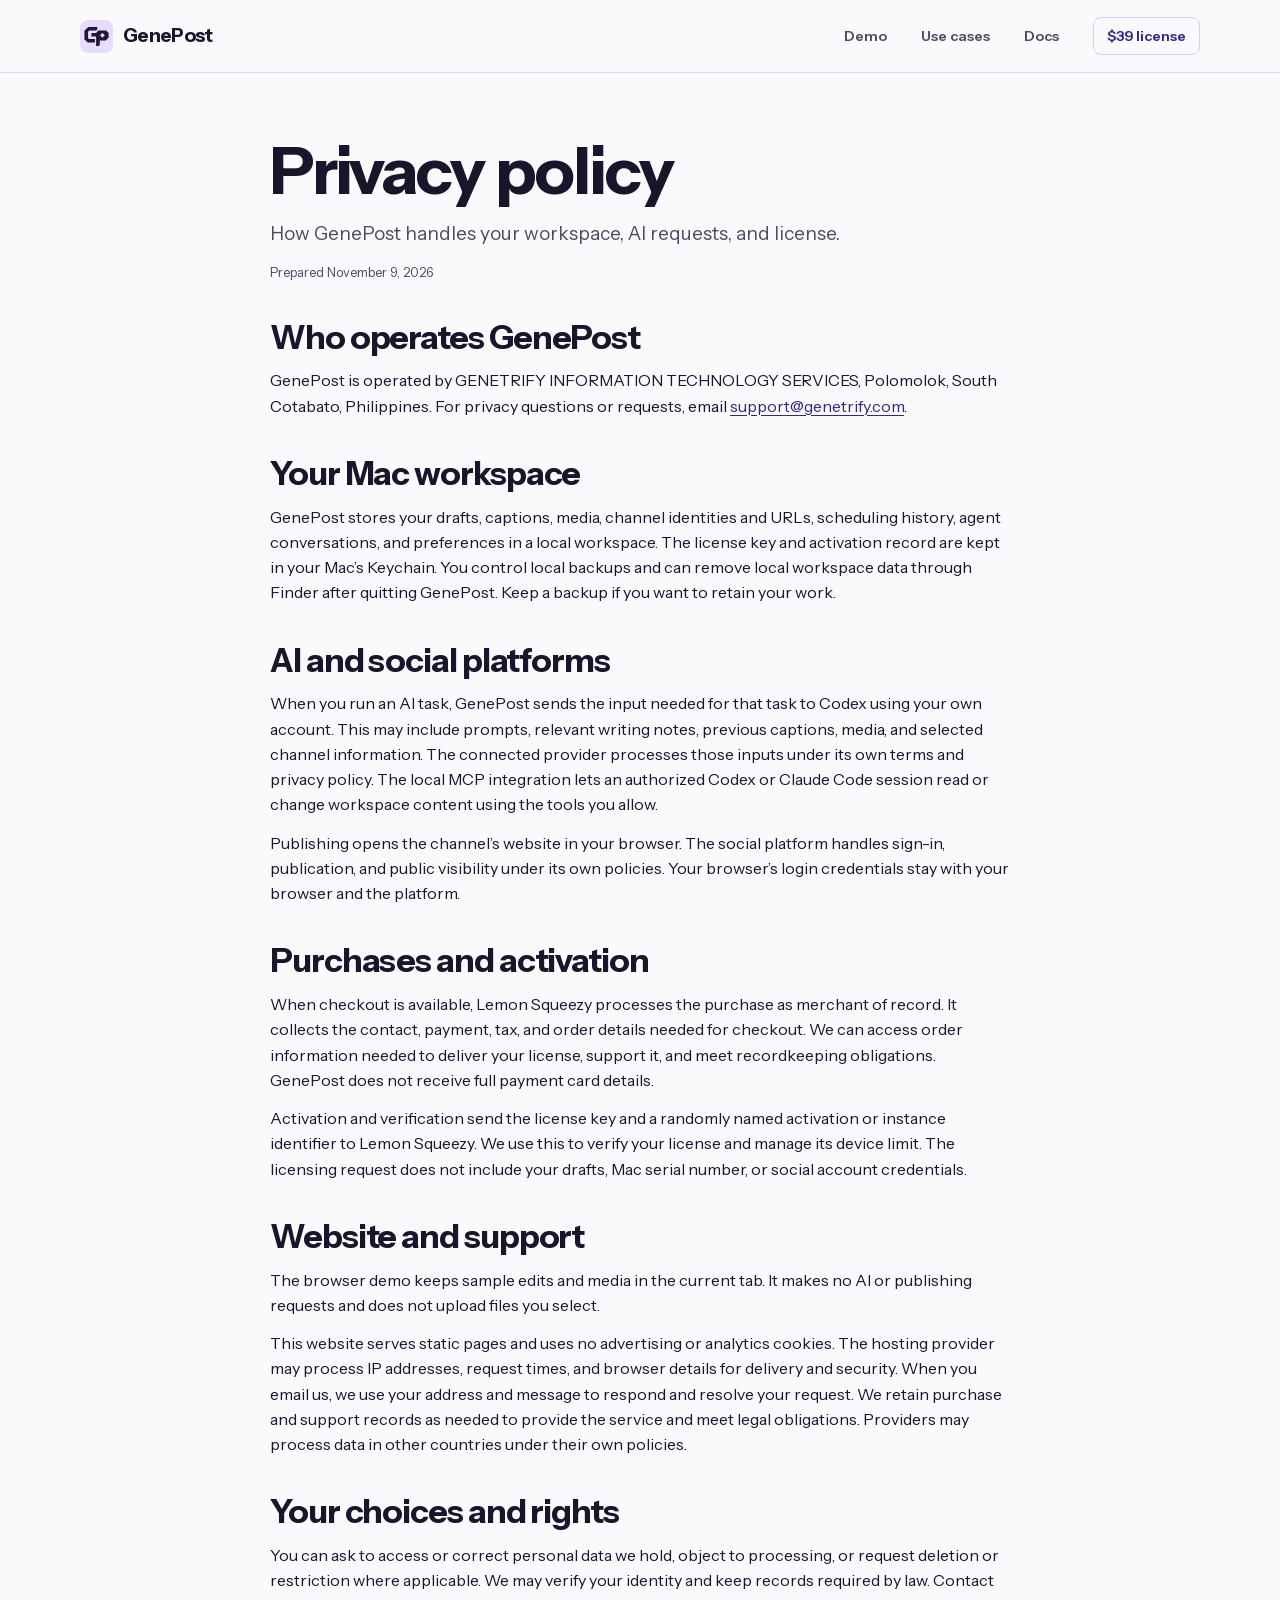
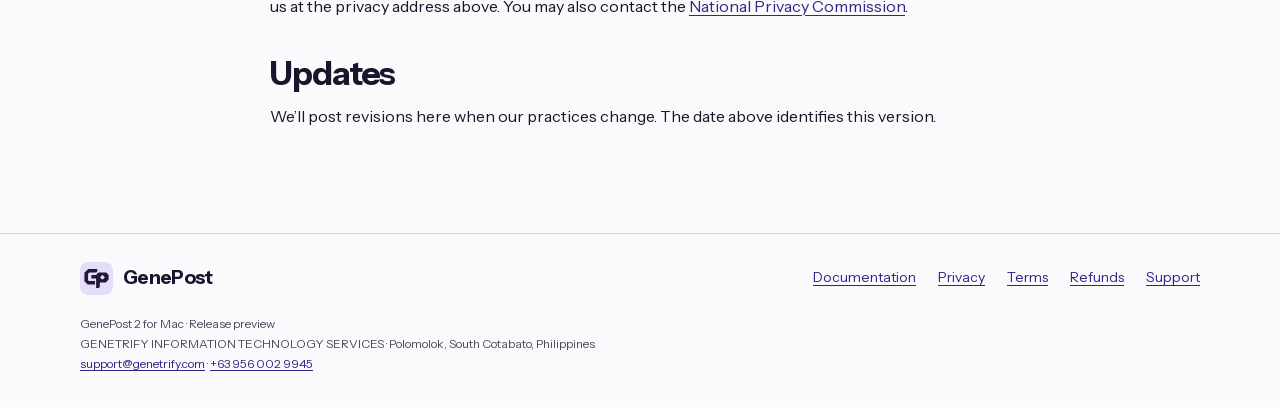
<file: privacy/index.html>
<!doctype html>
<html lang="en">
<head>
  <meta charset="utf-8">
  <meta name="viewport" content="width=device-width, initial-scale=1">
  <title>GenePost privacy policy</title>
  <meta name="description" content="How GenePost handles workspace, license, and checkout data.">
  <meta name="theme-color" content="#faf9fc">
  <meta property="og:title" content="GenePost privacy policy">
  <meta property="og:description" content="How GenePost handles workspace, license, and checkout data.">
  <meta name="robots" content="noindex, nofollow">
  <link rel="canonical" href="https://genepost.genetrify.com/privacy/">
  <meta property="og:image" content="https://genepost.genetrify.com/assets/calendar.webp">
  <link rel="icon" href="../assets/genepost.svg?v=531d221c39" type="image/svg+xml">
  <link rel="stylesheet" href="../assets/site.css?v=59364b3c98">
</head>
<body>
  <a class="skip" href="#main">Skip to content</a>
  <header class="site-header">
    <div class="wrap nav">
      <a class="brand" href="../"><img src="../assets/genepost.svg?v=531d221c39" width="33" height="33" alt="">GenePost</a>
      <nav aria-label="Primary">
        <a class="nav-product" href="../#tour">Demo</a>
        <a class="nav-product" href="../#workflow">Use cases</a>
        <a href="../docs/">Docs</a>
        <a class="nav-license" href="../#pricing">$39 license</a>
      </nav>
    </div>
  </header>
  <main id="main">
    <article class="prose legal wrap">
  <h1>Privacy policy</h1>
  <p class="intro">How GenePost handles your workspace, AI requests, and license.</p>
  <p class="policy-date">Prepared November 9, 2026</p>
  <h2>Who operates GenePost</h2>
  <p>GenePost is operated by GENETRIFY INFORMATION TECHNOLOGY SERVICES, Polomolok, South Cotabato, Philippines. For privacy questions or requests, email <a href="mailto:support@genetrify.com?subject=GenePost%20privacy">support@genetrify.com</a>.</p>
  <h2>Your Mac workspace</h2>
  <p>GenePost stores your drafts, captions, media, channel identities and URLs, scheduling history, agent conversations, and preferences in a local workspace. The license key and activation record are kept in your Mac’s Keychain. You control local backups and can remove local workspace data through Finder after quitting GenePost. Keep a backup if you want to retain your work.</p>
  <h2>AI and social platforms</h2>
  <p>When you run an AI task, GenePost sends the input needed for that task to Codex using your own account. This may include prompts, relevant writing notes, previous captions, media, and selected channel information. The connected provider processes those inputs under its own terms and privacy policy. The local MCP integration lets an authorized Codex or Claude Code session read or change workspace content using the tools you allow.</p>
  <p>Publishing opens the channel’s website in your browser. The social platform handles sign-in, publication, and public visibility under its own policies. Your browser’s login credentials stay with your browser and the platform.</p>
  <h2>Purchases and activation</h2>
  <p>When checkout is available, Lemon Squeezy processes the purchase as merchant of record. It collects the contact, payment, tax, and order details needed for checkout. We can access order information needed to deliver your license, support it, and meet recordkeeping obligations. GenePost does not receive full payment card details.</p>
  <p>Activation and verification send the license key and a randomly named activation or instance identifier to Lemon Squeezy. We use this to verify your license and manage its device limit. The licensing request does not include your drafts, Mac serial number, or social account credentials.</p>
  <h2>Website and support</h2>
  <p>The browser demo keeps sample edits and media in the current tab. It makes no AI or publishing requests and does not upload files you select.</p>
  <p>This website serves static pages and uses no advertising or analytics cookies. The hosting provider may process IP addresses, request times, and browser details for delivery and security. When you email us, we use your address and message to respond and resolve your request. We retain purchase and support records as needed to provide the service and meet legal obligations. Providers may process data in other countries under their own policies.</p>
  <h2>Your choices and rights</h2>
  <p>You can ask to access or correct personal data we hold, object to processing, or request deletion or restriction where applicable. We may verify your identity and keep records required by law. Contact us at the privacy address above. You may also contact the <a href="https://privacy.gov.ph/">National Privacy Commission</a>.</p>
  <h2>Updates</h2>
  <p>We’ll post revisions here when our practices change. The date above identifies this version.</p>
</article>

  </main>
  <footer class="site-footer">
    <div class="wrap">
      <div class="footer-main">
        <a class="brand" href="../"><img src="../assets/genepost.svg?v=531d221c39" width="33" height="33" alt="">GenePost</a>
        <nav aria-label="Support and legal">
          <a href="../docs/">Documentation</a>
          <a href="../privacy/">Privacy</a>
          <a href="../terms/">Terms</a>
          <a href="../refunds/">Refunds</a>
          <a href="mailto:support@genetrify.com?subject=GenePost%20support">Support</a>
        </nav>
      </div>
      <p class="footer-meta">GenePost 2 for Mac · Release preview<br>GENETRIFY INFORMATION TECHNOLOGY SERVICES · Polomolok, South Cotabato, Philippines<br><a href="mailto:support@genetrify.com">support@genetrify.com</a> · <a href="tel:+639560029945">+63 956 002 9945</a></p>
    </div>
  </footer>
</body>
</html>
</file>
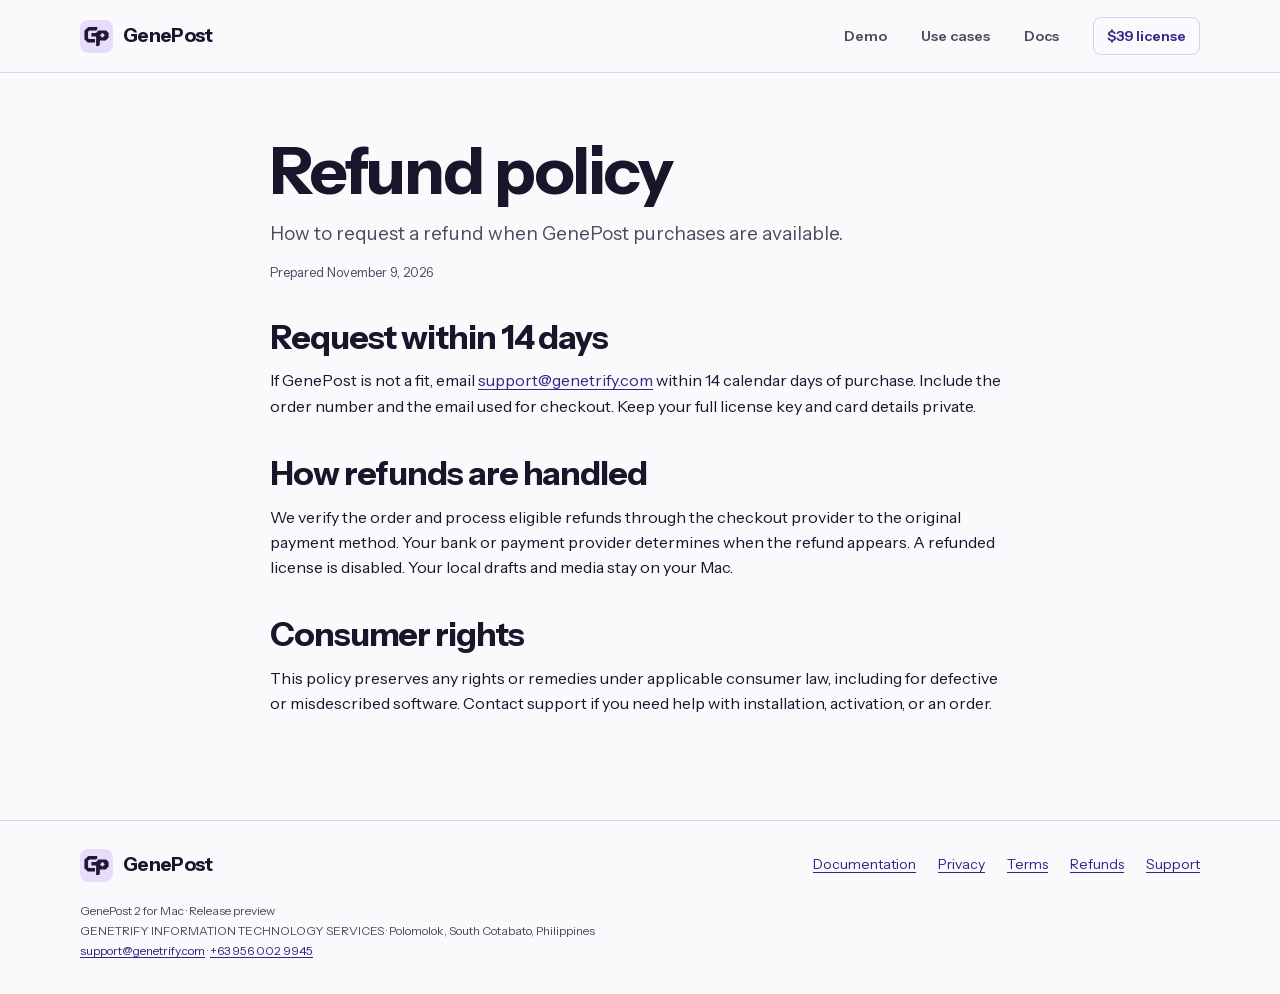
<file: refunds/index.html>
<!doctype html>
<html lang="en">
<head>
  <meta charset="utf-8">
  <meta name="viewport" content="width=device-width, initial-scale=1">
  <title>GenePost refund policy</title>
  <meta name="description" content="How to request a refund for a GenePost purchase.">
  <meta name="theme-color" content="#faf9fc">
  <meta property="og:title" content="GenePost refund policy">
  <meta property="og:description" content="How to request a refund for a GenePost purchase.">
  <meta name="robots" content="noindex, nofollow">
  <link rel="canonical" href="https://genepost.genetrify.com/refunds/">
  <meta property="og:image" content="https://genepost.genetrify.com/assets/calendar.webp">
  <link rel="icon" href="../assets/genepost.svg?v=531d221c39" type="image/svg+xml">
  <link rel="stylesheet" href="../assets/site.css?v=59364b3c98">
</head>
<body>
  <a class="skip" href="#main">Skip to content</a>
  <header class="site-header">
    <div class="wrap nav">
      <a class="brand" href="../"><img src="../assets/genepost.svg?v=531d221c39" width="33" height="33" alt="">GenePost</a>
      <nav aria-label="Primary">
        <a class="nav-product" href="../#tour">Demo</a>
        <a class="nav-product" href="../#workflow">Use cases</a>
        <a href="../docs/">Docs</a>
        <a class="nav-license" href="../#pricing">$39 license</a>
      </nav>
    </div>
  </header>
  <main id="main">
    <article class="prose legal wrap">
  <h1>Refund policy</h1>
  <p class="intro">How to request a refund when GenePost purchases are available.</p>
  <p class="policy-date">Prepared November 9, 2026</p>
  <h2>Request within 14 days</h2>
  <p>If GenePost is not a fit, email <a href="mailto:support@genetrify.com?subject=GenePost%20refund">support@genetrify.com</a> within 14 calendar days of purchase. Include the order number and the email used for checkout. Keep your full license key and card details private.</p>
  <h2>How refunds are handled</h2>
  <p>We verify the order and process eligible refunds through the checkout provider to the original payment method. Your bank or payment provider determines when the refund appears. A refunded license is disabled. Your local drafts and media stay on your Mac.</p>
  <h2>Consumer rights</h2>
  <p>This policy preserves any rights or remedies under applicable consumer law, including for defective or misdescribed software. Contact support if you need help with installation, activation, or an order.</p>
</article>

  </main>
  <footer class="site-footer">
    <div class="wrap">
      <div class="footer-main">
        <a class="brand" href="../"><img src="../assets/genepost.svg?v=531d221c39" width="33" height="33" alt="">GenePost</a>
        <nav aria-label="Support and legal">
          <a href="../docs/">Documentation</a>
          <a href="../privacy/">Privacy</a>
          <a href="../terms/">Terms</a>
          <a href="../refunds/">Refunds</a>
          <a href="mailto:support@genetrify.com?subject=GenePost%20support">Support</a>
        </nav>
      </div>
      <p class="footer-meta">GenePost 2 for Mac · Release preview<br>GENETRIFY INFORMATION TECHNOLOGY SERVICES · Polomolok, South Cotabato, Philippines<br><a href="mailto:support@genetrify.com">support@genetrify.com</a> · <a href="tel:+639560029945">+63 956 002 9945</a></p>
    </div>
  </footer>
</body>
</html>
</file>
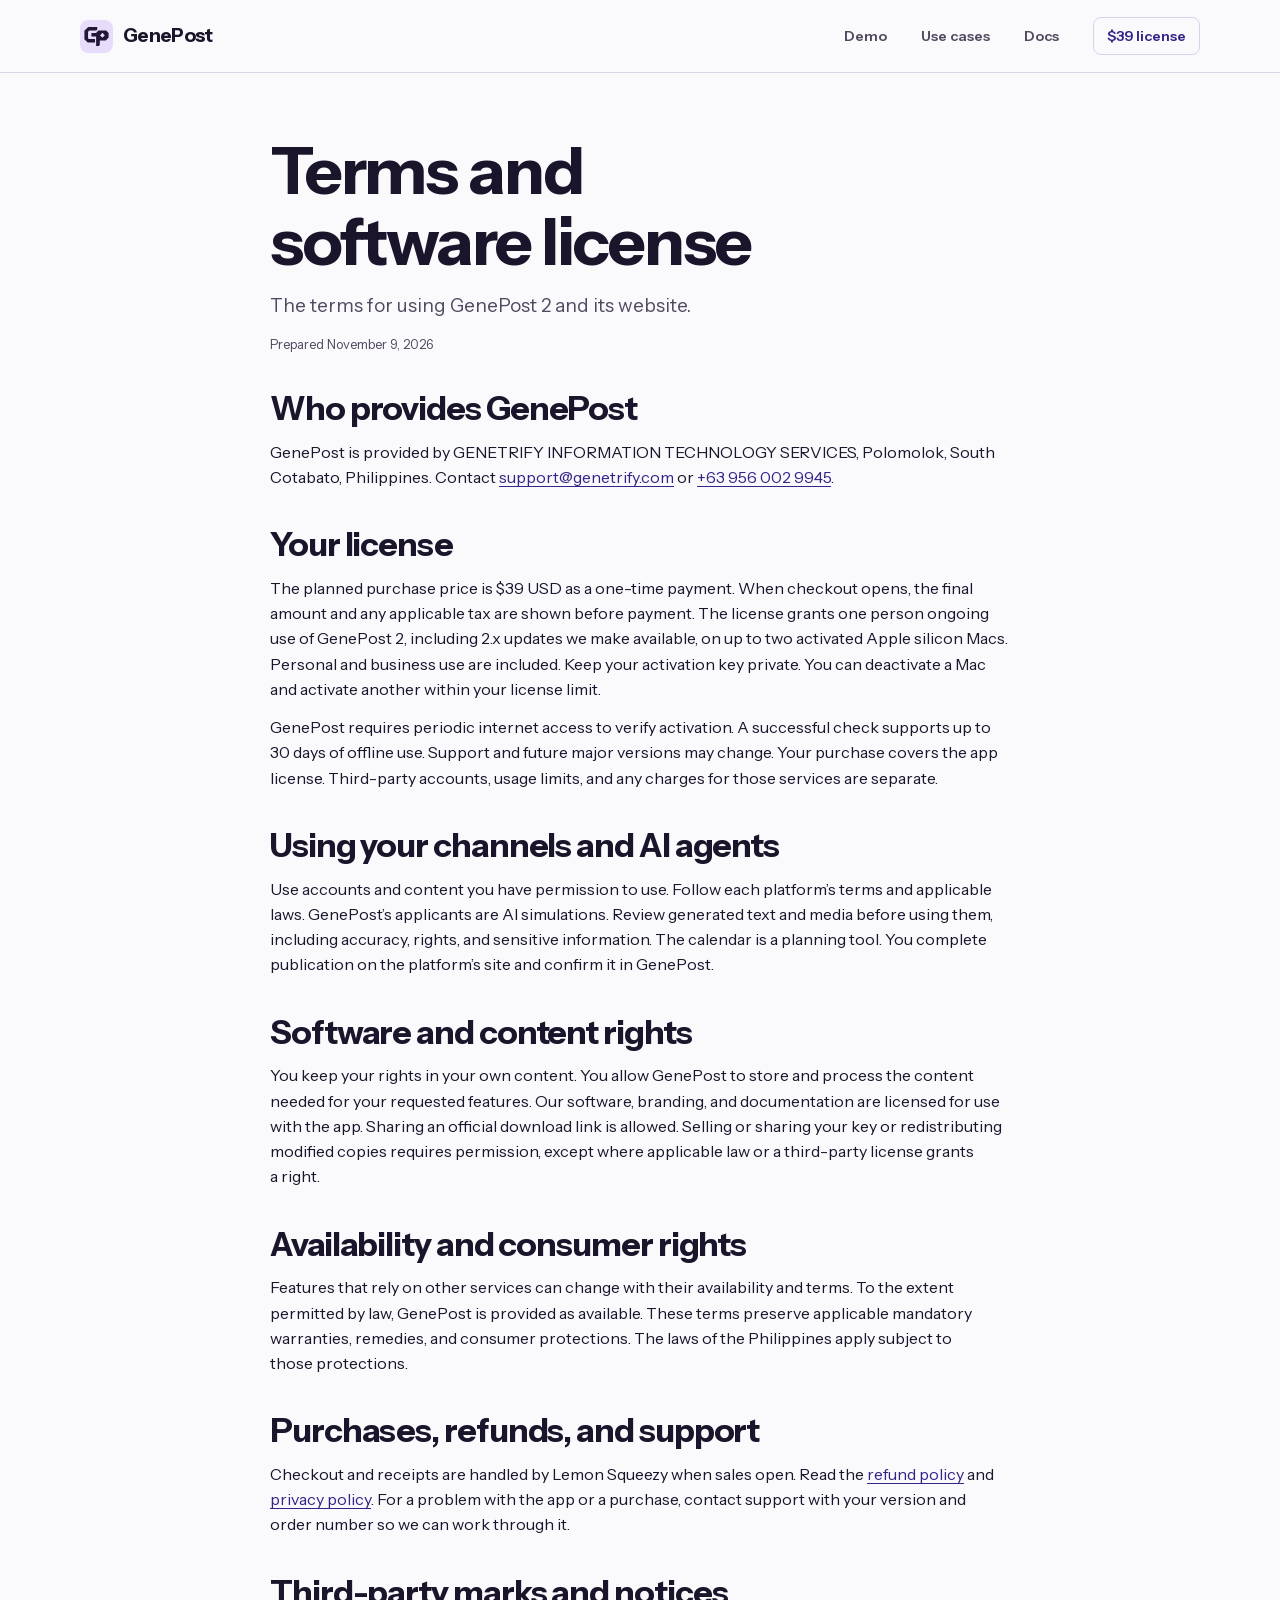
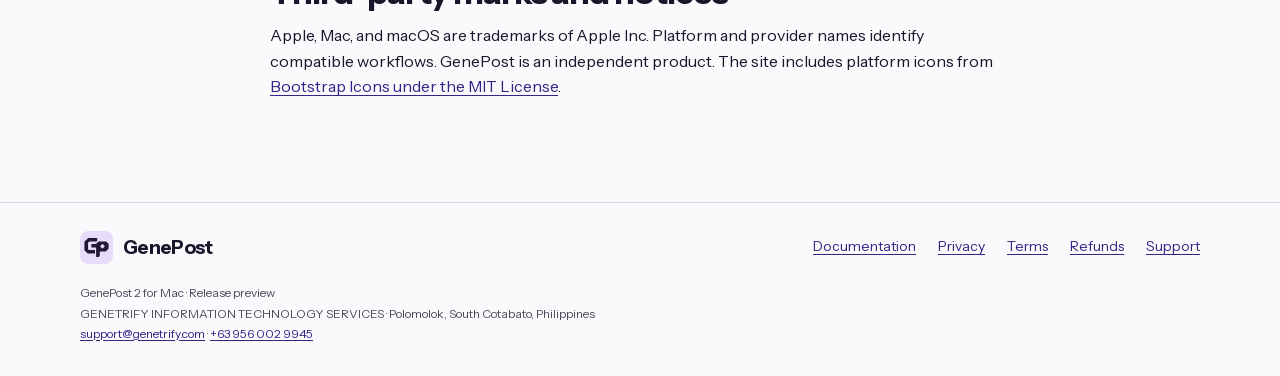
<file: terms/index.html>
<!doctype html>
<html lang="en">
<head>
  <meta charset="utf-8">
  <meta name="viewport" content="width=device-width, initial-scale=1">
  <title>GenePost terms and license</title>
  <meta name="description" content="The GenePost 2 software license and website terms.">
  <meta name="theme-color" content="#faf9fc">
  <meta property="og:title" content="GenePost terms and license">
  <meta property="og:description" content="The GenePost 2 software license and website terms.">
  <meta name="robots" content="noindex, nofollow">
  <link rel="canonical" href="https://genepost.genetrify.com/terms/">
  <meta property="og:image" content="https://genepost.genetrify.com/assets/calendar.webp">
  <link rel="icon" href="../assets/genepost.svg?v=531d221c39" type="image/svg+xml">
  <link rel="stylesheet" href="../assets/site.css?v=59364b3c98">
</head>
<body>
  <a class="skip" href="#main">Skip to content</a>
  <header class="site-header">
    <div class="wrap nav">
      <a class="brand" href="../"><img src="../assets/genepost.svg?v=531d221c39" width="33" height="33" alt="">GenePost</a>
      <nav aria-label="Primary">
        <a class="nav-product" href="../#tour">Demo</a>
        <a class="nav-product" href="../#workflow">Use cases</a>
        <a href="../docs/">Docs</a>
        <a class="nav-license" href="../#pricing">$39 license</a>
      </nav>
    </div>
  </header>
  <main id="main">
    <article class="prose legal wrap">
  <h1>Terms and software license</h1>
  <p class="intro">The terms for using GenePost 2 and its website.</p>
  <p class="policy-date">Prepared November 9, 2026</p>
  <h2>Who provides GenePost</h2>
  <p>GenePost is provided by GENETRIFY INFORMATION TECHNOLOGY SERVICES, Polomolok, South Cotabato, Philippines. Contact <a href="mailto:support@genetrify.com?subject=GenePost%20support">support@genetrify.com</a> or <a href="tel:+639560029945">+63 956 002 9945</a>.</p>
  <h2>Your license</h2>
  <p>The planned purchase price is $39 USD as a one-time payment. When checkout opens, the final amount and any applicable tax are shown before payment. The license grants one person ongoing use of GenePost 2, including 2.x updates we make available, on up to two activated Apple silicon Macs. Personal and business use are included. Keep your activation key private. You can deactivate a Mac and activate another within your license limit.</p>
  <p>GenePost requires periodic internet access to verify activation. A successful check supports up to 30 days of offline use. Support and future major versions may change. Your purchase covers the app license. Third-party accounts, usage limits, and any charges for those services are separate.</p>
  <h2>Using your channels and AI agents</h2>
  <p>Use accounts and content you have permission to use. Follow each platform’s terms and applicable laws. GenePost’s applicants are AI simulations. Review generated text and media before using them, including accuracy, rights, and sensitive information. The calendar is a planning tool. You complete publication on the platform’s site and confirm it in GenePost.</p>
  <h2>Software and content rights</h2>
  <p>You keep your rights in your own content. You allow GenePost to store and process the content needed for your requested features. Our software, branding, and documentation are licensed for use with the app. Sharing an official download link is allowed. Selling or sharing your key or redistributing modified copies requires permission, except where applicable law or a third-party license grants a right.</p>
  <h2>Availability and consumer rights</h2>
  <p>Features that rely on other services can change with their availability and terms. To the extent permitted by law, GenePost is provided as available. These terms preserve applicable mandatory warranties, remedies, and consumer protections. The laws of the Philippines apply subject to those protections.</p>
  <h2>Purchases, refunds, and support</h2>
  <p>Checkout and receipts are handled by Lemon Squeezy when sales open. Read the <a href="../refunds/">refund policy</a> and <a href="../privacy/">privacy policy</a>. For a problem with the app or a purchase, contact support with your version and order number so we can work through it.</p>
  <h2>Third-party marks and notices</h2>
  <p>Apple, Mac, and macOS are trademarks of Apple Inc. Platform and provider names identify compatible workflows. GenePost is an independent product. The site includes platform icons from <a href="../assets/bootstrap-icons-license.txt">Bootstrap Icons under the MIT License</a>.</p>
</article>

  </main>
  <footer class="site-footer">
    <div class="wrap">
      <div class="footer-main">
        <a class="brand" href="../"><img src="../assets/genepost.svg?v=531d221c39" width="33" height="33" alt="">GenePost</a>
        <nav aria-label="Support and legal">
          <a href="../docs/">Documentation</a>
          <a href="../privacy/">Privacy</a>
          <a href="../terms/">Terms</a>
          <a href="../refunds/">Refunds</a>
          <a href="mailto:support@genetrify.com?subject=GenePost%20support">Support</a>
        </nav>
      </div>
      <p class="footer-meta">GenePost 2 for Mac · Release preview<br>GENETRIFY INFORMATION TECHNOLOGY SERVICES · Polomolok, South Cotabato, Philippines<br><a href="mailto:support@genetrify.com">support@genetrify.com</a> · <a href="tel:+639560029945">+63 956 002 9945</a></p>
    </div>
  </footer>
</body>
</html>
</file>
<file: assets/site.css>
@font-face {
  font-family: "Instrument Sans";
  src: url("./instrument-sans.woff2") format("woff2");
  font-style: normal;
  font-weight: 400 700;
  font-display: swap;
}
:root {
  color-scheme: light;
  --paper: #faf9fc;
  --ink: #1b152c;
  --muted: #51495f;
  --accent: #352488;
  --accent-hover: #291866;
  --wash: #eeebf7;
  --line: #dbd6e6;
  --night: #19192b;
  --night-muted: #cccbe2;
  --wrap: 1120px;
  --font: "Instrument Sans", -apple-system, BlinkMacSystemFont, "Segoe UI", sans-serif;
  --ease-arrive: cubic-bezier(.16, 1, .3, 1);
}
*, *::before, *::after { box-sizing: border-box; }
[hidden] { display: none !important; }
html { scroll-padding-top: 26px; }
body { margin: 0; background: var(--paper); color: var(--ink); font-family: var(--font); line-height: 1.58; -webkit-font-smoothing: antialiased; }
a { color: var(--accent); text-underline-offset: .2em; text-decoration-thickness: .08em; }
a:hover { color: var(--accent-hover); }
button { font: inherit; }
img { display: block; max-width: 100%; }
h1, h2, h3, p, figure { margin: 0; }
h1, h2, h3 { line-height: 1.08; text-wrap: balance; letter-spacing: -.033em; }
h1, h2 { font-weight: 700; }
p { text-wrap: pretty; }
::selection { background: #dcd6ff; color: #211965; }
:focus-visible { outline: 3px solid #6855df; outline-offset: 4px; }
.wrap { width: min(var(--wrap), calc(100% - 64px)); margin-inline: auto; }
.skip { position: absolute; left: 20px; top: 8px; transform: translateY(-150%); background: var(--paper); padding: 10px; z-index: 5; }
.skip:focus { transform: none; }
.site-header { border-bottom: 1px solid var(--line); }
.nav { min-height: 72px; display: flex; align-items: center; justify-content: space-between; gap: 18px; }
.brand { color: var(--ink); display: inline-flex; align-items: center; gap: 10px; font-size: 19px; font-weight: 700; letter-spacing: -.034em; text-decoration: none; white-space: nowrap; }
.brand img { width: 33px; height: 33px; border-radius: 8px; }
.nav nav { display: flex; align-items: center; gap: clamp(16px, 3vw, 34px); }
.nav nav a { color: var(--muted); text-decoration: none; font-size: 14px; font-weight: 620; white-space: nowrap; }
.nav nav a:hover, .nav nav a[aria-current] { color: var(--accent); }
.nav nav .nav-license { padding: 7px 13px; border: 1px solid #d7d3ee; border-radius: 8px; color: var(--accent); }
.macbook { position: relative; width: min(100%, 1080px); margin-inline: auto; padding-bottom: 17px; }
.mac-display { position: relative; margin-inline: 4.2%; border: 1px solid #4b4b57; border-radius: clamp(10px, 2vw, 23px) clamp(10px, 2vw, 23px) 5px 5px; padding: clamp(6px, 1.05vw, 13px) clamp(5px, .75vw, 10px) clamp(7px, 1.2vw, 15px); background: #171720; box-shadow: 0 22px 50px -27px #17132b85, inset 0 0 0 1px #9e9da82c; }
.mac-display::before { content: ""; position: absolute; left: 50%; top: 5px; width: 4px; height: 4px; border-radius: 50%; background: #5a5869; transform: translateX(-50%); z-index: 1; }
.mac-screen { aspect-ratio: 1600 / 1029; overflow: hidden; border-radius: clamp(3px, .6vw, 8px); background: #f5f1fa; }
.mac-screen > img { width: 100%; height: 100%; object-fit: cover; }
.mac-base { position: absolute; left: 0; right: 0; bottom: 1px; height: 17px; background: linear-gradient(#dedde7, #b6b5c2 42%, #828190 80%, #515064); border-radius: 1px 1px 45% 45% / 1px 1px 85% 85%; box-shadow: 0 19px 26px -15px #17132b9e; border-top: 1px solid #ebebef; }
.mac-base span { display: block; width: 12%; height: 5px; margin: -1px auto 0; border-radius: 0 0 8px 8px; background: #8c8b9b; box-shadow: inset 0 -1px 1px #f1f0f4a6; }
.button { display: inline-flex; align-items: center; justify-content: center; gap: 7px; padding: 9px 15px; min-height: 42px; border: 1px solid transparent; border-radius: 9px; font-size: 14px; font-weight: 670; text-decoration: none; cursor: pointer; transition: background-color 160ms ease-out, border-color 160ms ease-out, box-shadow 180ms ease-out, transform 190ms var(--ease-arrive); }
.button:active { transform: translateY(1px) scale(.97); transition-duration: 90ms; }
.button.primary { background: var(--accent); color: white; }
.button.primary:hover { background: var(--accent-hover); color: white; box-shadow: 0 6px 15px -6px #2c146e73; }
.button.quiet { color: var(--accent); background: var(--paper); border-color: #d7d0e5; }
.button.quiet:hover { background: var(--wash); }
.symbol-source { position: absolute; overflow: hidden; }
.symbol { width: 1.15em; height: 1.15em; flex: none; fill: none; stroke: currentColor; stroke-width: 1.75; stroke-linecap: round; stroke-linejoin: round; vertical-align: -.15em; }
.sr-only { position: absolute; width: 1px; height: 1px; padding: 0; overflow: hidden; clip-path: inset(50%); white-space: nowrap; }
.channel-band { padding-block: 24px; background: var(--paper); border-block: 1px solid var(--line); }
.channel-list { display: flex; flex-wrap: wrap; justify-content: center; gap: 12px clamp(15px, 2.9vw, 42px); margin-block: 0; padding: 0; list-style: none; }
.channel-list li { display: flex; align-items: center; gap: 8px; font-size: 14px; font-weight: 650; }
.channel-list img { object-fit: contain; }
.section { padding-block: clamp(53px, 7vw, 92px); }
.section h2 { font-size: clamp(36px, 5vw, 64px); }
.case-grid { display: grid; grid-template-columns: repeat(3, minmax(0, 1fr)); gap: clamp(13px, 2.2vw, 29px); margin-top: clamp(21px, 3.5vw, 36px); }
.case { display: block; text-decoration: none; color: var(--ink); }
.case img { width: 100%; height: auto; aspect-ratio: 720 / 460; object-fit: cover; border-radius: 10px; transition: transform 200ms cubic-bezier(.23, 1, .32, 1), box-shadow 180ms ease-out; }
.case > span { display: flex; justify-content: space-between; align-items: center; gap: 10px; margin-top: 13px; font-size: 17px; font-weight: 660; }
.case .symbol { color: var(--accent); }
@media (hover: hover) and (pointer: fine) {
  .case:hover img { transform: translateY(-4px); box-shadow: 0 15px 25px -17px #22183770; }
}
.benefits { background: var(--wash); }
.benefit-layout { display: grid; grid-template-columns: .74fr 1fr; align-items: center; gap: clamp(26px, 7vw, 93px); }
.benefit-layout h2 span { color: var(--accent); }
.benefit-layout p { color: var(--muted); margin-block: 13px 17px; font-size: 17px; }
.benefit-table { width: 100%; border-collapse: collapse; text-align: center; font-size: 15px; }
.benefit-table :is(td, th) { padding: 10px clamp(6px, 1.6vw, 19px); border-bottom: 1px solid #d9d2e5; }
.benefit-table th:first-child { text-align: left; }
.benefit-table th { font-weight: 650; }
.benefit-table thead th { color: var(--muted); font-size: 13px; }
.benefit-table :is(td, th):last-child { background: #faf8ff; }
.benefit-table tr:first-child th:last-child { border-radius: 8px 8px 0 0; color: var(--accent); }
.benefit-table tr:last-child td:last-child { border-radius: 0 0 8px 8px; }
.benefit-table tbody th .symbol { margin-right: 5px; color: var(--accent); }
.benefit-table td .symbol { width: 19px; height: 19px; vertical-align: middle; stroke-width: 2; }
.feature-manual { color: #77596a; }
.feature-included { color: #226448; }
.connections { display: flex; flex-wrap: wrap; align-items: center; gap: 14px 24px; padding-block: 33px; }
.connections h2 { margin-right: auto; font-size: clamp(25px, 3vw, 35px); }
.connections a { font-weight: 650; font-size: 15px; }
.pricing { background: #231936; color: #faf7ff; }
.pricing-inner { display: grid; grid-template-columns: 1fr .64fr; gap: 30px; align-items: center; }
.included { display: flex; flex-wrap: wrap; gap: 7px 15px; margin: 16px 0 0; padding: 0; list-style: none; }
.included li { color: #e6ddef; font-size: 15px; font-weight: 550; }
.included li + li::before { content: ""; display: inline-block; width: 4px; height: 4px; border-radius: 50%; background: #c5abea; vertical-align: middle; margin-right: 10px; }
.price { padding-left: clamp(17px, 4vw, 49px); border-left: 1px solid #6a587b; }
.price .price-amount { font-size: clamp(56px, 8vw, 100px); letter-spacing: -.04em; font-weight: 650; line-height: .95; }
.price-amount span { font-size: 14px; color: #e6ddef; letter-spacing: normal; }
.price .button { margin-top: 13px; }
.price .release-note, .price .fine { color: #e6ddef; margin-top: 12px; font-size: 14px; }
.price .fine a { color: #ead9ff; }
.site-footer { border-top: 1px solid var(--line); padding-block: 28px 32px; }
.footer-main { display: flex; align-items: start; justify-content: space-between; gap: 20px; }
.footer-main nav { display: flex; gap: 10px 22px; flex-wrap: wrap; font-size: 14px; padding-top: 4px; }
.footer-meta { margin-top: 19px; color: var(--muted); font-size: 12px; line-height: 1.7; }
.footer-meta a { white-space: nowrap; }
.docs-grid { display: grid; grid-template-columns: 182px minmax(0, 710px); gap: clamp(24px, 6vw, 82px); padding-block: 62px 90px; }
.toc { position: sticky; top: 24px; align-self: start; display: grid; gap: 4px; }
.toc a { padding: 7px 8px; text-decoration: none; font-size: 14px; font-weight: 620; border-radius: 6px; }
.toc a:hover { background: var(--wash); }
.prose h1 { font-size: clamp(39px, 5.8vw, 66px); }
.prose .intro { font-size: 19px; color: var(--muted); }
.prose h2 { margin: 37px 0 12px; font-size: clamp(24px, 3.2vw, 33px); }
.prose :is(p, ol, ul, dl) { margin-block: 13px; }
.prose p, .prose :is(li, dd) { max-width: 70ch; }
.prose li + li { margin-top: 9px; }
.prose ol { padding-inline-start: 26px; }
.prose dt { font-weight: 680; margin-top: 15px; }
.prose dd { margin-inline-start: 0; color: var(--muted); }
.prose pre { white-space: pre-wrap; overflow-wrap: anywhere; border-radius: 9px; background: #eeebf7; padding: 14px; }
.prose code { font-size: .92em; overflow-wrap: anywhere; }
.prose .policy-date { font-size: 13px; color: var(--muted); }
.legal { max-width: 740px; padding-block: 62px 90px; }
@media (max-width: 760px) {
  .wrap { width: calc(100% - 36px); }
  .nav { min-height: 60px; }
  .nav nav { gap: 13px; }
  .nav nav a { font-size: 13px; }
  .nav .nav-product { display: none; }
  .macbook { padding-bottom: 10px; }
  .mac-base { height: 10px; }
  .mac-base span { height: 3px; }
  .mac-display::before { width: 3px; height: 3px; top: 2px; }
  .benefit-layout, .docs-grid { grid-template-columns: 1fr; gap: 25px; }
  .case > span { font-size: 14px; line-height: 1.2; }
  .footer-main { flex-direction: column; gap: 9px; }
  .docs-grid { padding-block: 29px 56px; }
  .toc { position: static; grid-template-columns: repeat(2, minmax(0, 1fr)); gap: 1px; background: var(--wash); padding: 7px; border-radius: 8px; }
  .legal { padding-block: 42px 60px; }
}
@media (max-width: 510px) {
  .case-grid { grid-template-columns: 1fr; gap: 23px; }
  .case { display: grid; grid-template-columns: minmax(0, 1fr) minmax(100px, .65fr); gap: 14px; align-items: center; }
  .case > span { margin: 0; }
  .benefit-table { font-size: 13px; }
  .benefit-table thead th { font-size: 11px; }
  .benefit-table tbody th .symbol { margin-right: 1px; }
  .pricing-inner { grid-template-columns: 1fr; gap: 18px; }
  .price { padding-left: 0; border: 0; }
}
@media (max-width: 370px) {
  .wrap { width: calc(100% - 28px); }
  .nav { gap: 8px; }
  .nav nav { gap: 8px; }
  .brand { gap: 6px; font-size: 17px; }
  .brand img { width: 28px; height: 28px; }
  .nav nav .nav-license { padding-inline: 8px; }
}
@media (prefers-reduced-motion: reduce) {
  *, *::before, *::after { animation-duration: .01ms !important; transition-duration: .01ms !important; }
  .button:active { transform: none; }
}
</file>
<file: assets/demo.css>
.launch-hero { overflow: hidden; background: #faf8fc; }
.hero-grid {
  width: auto; display: grid;
  margin-inline-start: max(32px, calc((100% - var(--wrap)) / 2));
  margin-inline-end: max(32px, calc((100% - 1260px) / 2));
  grid-template-columns: minmax(0, .85fr) minmax(0, 1.42fr); align-items: center;
  gap: clamp(22px, 3vw, 47px); padding-block: clamp(40px, 7vh, 82px) clamp(31px, 6vh, 65px);
}
.hero-copy h1 { font-size: clamp(44px, 5.7vw, 88px); font-weight: 670; line-height: .99; letter-spacing: -.04em; text-wrap: initial; }
.hero-copy h1 span { display: block; color: var(--accent); margin-top: .05em; }
.hero-copy p { color: var(--muted); margin-top: 16px; font-size: clamp(18px, 1.9vw, 24px); }
.hero-actions { display: flex; flex-wrap: wrap; gap: 9px; margin-top: 23px; }
.hero-actions .button { min-height: 46px; }
.hero-actions .primary .symbol { transition: transform 180ms var(--ease-arrive); }
.hero-actions .primary:hover .symbol { transform: translateY(2px); }
.hero-mac { display: flex; align-items: center; gap: 6px; color: var(--muted); font-size: 13px; font-weight: 620; margin-top: 15px; }
.hero-showcase { position: relative; isolation: isolate; min-width: 0; }
.hero-showcase::before {
  content: ""; position: absolute; inset: -26% -22% -12% -19%; z-index: -1;
  background: radial-gradient(ellipse at 56% 53%, #d8c9ec, #eee6f6 39%, transparent 71%);
}
.hero-showcase .mac-display {
  border-color: #656171; background: #1b1821;
  box-shadow: 0 27px 55px -34px #302040a8, inset 0 0 0 1px #a19aaf3f;
}
.hero-showcase .mac-base { background: linear-gradient(#f2eff7, #c6c2d1 30%, #aba5bb 74%, #646073); }
.hero-screen { position: relative; }
.hero-viewport { position: absolute; inset: 0; overflow: hidden; pointer-events: none; }
.hero-viewport .demo-app {
  position: absolute; inset: 0 auto auto 0; width: 720px; height: 463px;
  transform: scale(var(--demo-scale, 1)); transform-origin: top left;
}
.hero-viewport .demo-titlebar { height: 30px; }
.hero-viewport .demo-window { grid-template-columns: 117px minmax(0, 1fr); height: calc(100% - 30px); min-height: 0; }
.hero-viewport .demo-sidebar { display: flex; padding: 8px; gap: 2px; border: 0; }
.hero-viewport .demo-sidebar .app-button {
  flex-direction: row; justify-content: flex-start; gap: 6px; padding: 5px 7px;
  min-height: 32px; font-size: 12px;
}
.hero-viewport .demo-sidebar .app-button:last-child { margin-top: auto; }
.hero-viewport .demo-sidebar .symbol { font-size: inherit; }
.hero-viewport .demo-workspace { min-height: 0; max-height: none; overflow: hidden; padding: 19px 20px; }
.hero-viewport .app-heading { margin-bottom: 12px; }
.hero-viewport .app-heading h2 { font-size: 30px; }
.hero-viewport .compose-layout { grid-template-columns: minmax(0, .94fr) minmax(0, 1.06fr); gap: 15px; }
.hero-viewport .app-button { min-height: 33px; }
.hero-viewport .platform-tab { min-height: 29px; font-size: 11px; }
.hero-viewport .feed-art img { max-height: 178px; }
.hero-viewport .demo-day { min-height: 153px; }
.hero-viewport .event { min-height: 24px; justify-content: flex-start; }
.hero-viewport .event > span { display: inline; }
.hero-viewport textarea[data-demo-typing] { border-color: var(--app-accent); box-shadow: 0 0 0 1px var(--app-accent); }
.hero-caption { min-height: 47px; margin: 3px 5% 0; display: flex; align-items: center; justify-content: space-between; gap: 10px; }
.hero-cue { display: inline-flex; align-items: center; gap: 7px; font-size: 13px; font-weight: 650; color: #4a385b; }
.hero-cue::before { content: ""; width: 6px; height: 6px; flex: none; border-radius: 50%; background: #7650b5; }
.hero-toggle {
  display: grid; place-items: center; width: 44px; height: 44px; border-radius: 50%;
  background: #faf8fe; color: #43296d; border: 1px solid #d8cde5; cursor: pointer;
  transition: background-color 150ms ease-out, transform 180ms var(--ease-arrive);
}
.hero-toggle:hover { background: #eee5f8; }
.hero-toggle:active { transform: scale(.94); transition-duration: 90ms; }
.hero-toggle .symbol { width: 19px; height: 19px; }
.demo-pointer i {
  position: absolute; top: 3px; left: 3px; width: 29px; height: 29px; margin: -14.5px 0 0 -14.5px;
  border: 2px solid #d2b7fd; border-radius: 50%; background: #b488ff47; opacity: 0; pointer-events: none;
}
.demo-stage {
  background: #f3eff9;
  padding-block: clamp(29px, 5vw, 71px) clamp(29px, 4vw, 56px);
}
.demo-heading { width: min(1120px, calc(100% - 64px)); }
.demo-heading h2 { font-size: clamp(35px, 5vw, 61px); }
.demo-wrap {
  width: min(1210px, calc(100% - 38px)); margin: 19px auto 0; scroll-margin-top: clamp(54px, 6vw, 83px);
  display: grid; grid-template-columns: minmax(0, 1fr) 206px; align-items: start; gap: clamp(16px, 2.3vw, 34px);
}
.demo-player { min-width: 0; }
.demo-guide { padding-top: 52px; }
.demo-guide h3 { color: var(--muted); font-size: 13px; letter-spacing: 0; margin: 0 12px 8px; }
.demo-guide ol { list-style: none; margin: 0; padding: 0; display: grid; gap: 4px; }
.demo-guide li {
  display: flex; align-items: center; gap: 9px; min-height: 39px; padding: 7px 11px;
  border-radius: 8px; color: var(--muted); font-size: 14px; font-weight: 620; line-height: 1.25;
  transition: background-color 170ms ease-out, color 170ms ease-out;
}
.demo-guide li[aria-current="step"] { color: var(--accent); background: #e5dcf3; font-weight: 700; }
.demo-guide .symbol { width: 17px; height: 17px; }
.demo-toolbar, .demo-under {
  margin-inline: 5%; display: flex; align-items: center; flex-wrap: wrap; gap: 8px; min-width: 0;
}
.demo-toolbar { margin-bottom: 10px; }
.demo-toolbar .button { white-space: nowrap; }
.demo-cue { flex: 1; min-width: 92px; color: #4a385b; font-size: 13px; font-weight: 620; }
.demo-reset { padding-inline: 11px; }
.demo-under { margin-top: 6px; justify-content: flex-end; gap: 12px; }
.demo-under a { font-size: 13px; font-weight: 630; text-decoration: none; }
.demo-under a:hover { text-decoration: underline; }
.demo-progress { flex: 1; min-width: 60px; height: 3px; border-radius: 5px; background: #d9cde8; overflow: hidden; }
.demo-progress i { display: block; height: 100%; background: var(--accent); transform: scaleX(0); transform-origin: left; transition: transform 300ms var(--ease-arrive); }
.demo-wrap .mac-display { margin-inline: 3.25%; }
.demo-wrap .mac-screen { aspect-ratio: auto; }
.demo-wrap .mac-screen > img { width: 100%; height: auto; }
.demo-app {
  --app-bg: #181621;
  --app-sidebar: #201c2d;
  --app-fill: #262235;
  --app-button: #30293f;
  --app-ink: #f7f2ff;
  --app-muted: #c1b5cf;
  --app-line: #443953;
  --app-selection: #3b2c53;
  --app-accent: #cfbafd;
  --app-solid: #c9aefb;
  --app-solid-text: #211337;
  --app-success: #a0e4b9;
  --app-error: #ffb5ca;
  color-scheme: dark;
  background: var(--app-bg);
  color: var(--app-ink);
  font: 14px/1.42 -apple-system, BlinkMacSystemFont, "Segoe UI", sans-serif;
  position: relative;
  overflow: hidden;
}
.demo-app[data-theme="light"] {
  --app-bg: #fcfaff;
  --app-sidebar: #f0edf7;
  --app-fill: #f5f1fa;
  --app-button: #ebe4f4;
  --app-ink: #251a34;
  --app-muted: #514661;
  --app-line: #d5c9e2;
  --app-selection: #e4d6f7;
  --app-accent: #512d89;
  --app-solid: #4e2f87;
  --app-solid-text: #fff;
  --app-success: #226448;
  --app-error: #972e50;
  color-scheme: light;
}
.demo-titlebar {
  height: 34px; display: grid; grid-template-columns: 1fr auto 1fr; align-items: center;
  padding-inline: 12px; gap: 8px; color: var(--app-muted); background: var(--app-sidebar);
  border-bottom: 1px solid var(--app-line); font-size: 12px; font-weight: 640;
}
.window-lights { display: flex; gap: 5px; }
.window-lights i { width: 9px; height: 9px; border-radius: 50%; background: #ee7974; }
.window-lights i:nth-child(2) { background: #e6b466; }
.window-lights i:nth-child(3) { background: #7cbb88; }
.demo-label { text-align: right; font-size: 11px; white-space: nowrap; }
.demo-window { display: grid; grid-template-columns: 142px minmax(0, 1fr); min-height: clamp(407px, 46vw, 483px); }
.demo-sidebar { display: flex; flex-direction: column; align-items: stretch; gap: 3px; background: var(--app-sidebar); padding: 9px; }
.demo-app .app-button {
  display: inline-flex; align-items: center; justify-content: center; gap: 7px; min-width: 0; min-height: 35px; width: fit-content;
  font: inherit; font-size: 13px; font-weight: 640; color: var(--app-ink); background: var(--app-button);
  border: 1px solid transparent; border-radius: 7px; padding: 6px 10px; cursor: pointer; text-decoration: none;
  transition: background-color 150ms ease-out, transform 190ms var(--ease-arrive), border-color 150ms ease-out;
}
.demo-app .app-button:hover { background: var(--app-selection); }
.demo-app .app-button:active { transform: translateY(1px) scale(.965); transition-duration: 90ms; }
.demo-app .app-button[aria-pressed="true"] { color: var(--app-accent); background: var(--app-selection); border-color: var(--app-accent); }
.demo-app .app-button.app-primary { background: var(--app-solid); color: var(--app-solid-text); }
.demo-app .app-primary:hover { filter: brightness(.92); }
.demo-app :focus-visible, .demo-app .upload:focus-within { outline: 2px solid var(--app-accent); outline-offset: 2px; }
.demo-app .app-icon { padding-inline: 8px; }
.demo-sidebar .app-button { width: 100%; justify-content: flex-start; padding: 5px 9px; color: var(--app-muted); background: transparent; white-space: nowrap; }
.demo-sidebar .app-button[aria-current="page"] { background: var(--app-selection); color: var(--app-ink); }
.demo-sidebar .app-button[aria-current="page"] .symbol { color: var(--app-accent); }
.demo-sidebar .app-button[data-applications-unread] { position: relative; }
.demo-sidebar .app-button[data-applications-unread]::after {
  content: ""; position: absolute; top: 8px; right: 7px; width: 6px; height: 6px;
  border-radius: 50%; background: var(--app-accent);
}
.demo-sidebar .app-button:last-child { margin-top: auto; }
.demo-workspace { padding: clamp(16px, 2.5vw, 32px); min-width: 0; max-height: 483px; overflow: auto; scrollbar-color: var(--app-line) transparent; }
.app-heading { display: flex; flex-wrap: wrap; align-items: center; justify-content: space-between; gap: 8px; margin-bottom: 16px; }
.app-heading h2 { font-size: clamp(24px, 3vw, 34px); color: var(--app-ink); letter-spacing: -.03em; }
.app-brand { display: inline-flex; align-items: center; gap: 7px; font-size: 12px; font-weight: 640; color: var(--app-accent); }
.app-brand::before { content: ""; width: 7px; height: 7px; border-radius: 50%; background: currentColor; }
.app-stack { display: grid; gap: 11px; min-width: 0; align-content: start; }
.compose-layout { display: grid; grid-template-columns: minmax(0, .92fr) minmax(0, 1.16fr); gap: clamp(12px, 2.45vw, 30px); align-items: start; }
.app-row { display: flex; gap: 7px; flex-wrap: wrap; align-items: center; min-width: 0; }
.app-field { display: grid; gap: 5px; color: var(--app-muted); font-weight: 640; font-size: 13px; min-width: 0; }
.demo-app :is(input:not([type="file"]), textarea, select) {
  background: var(--app-fill); color: var(--app-ink); border: 1px solid var(--app-line);
  border-radius: 8px; padding: 9px 10px; font: inherit; font-weight: 500;
  min-width: 0; max-width: 100%; accent-color: var(--app-accent); caret-color: var(--app-accent);
}
.demo-app textarea { resize: vertical; min-height: 58px; max-height: 170px; }
.demo-app textarea::placeholder { color: var(--app-muted); }
.demo-app .platform-tab { padding: 5px 7px; min-height: 32px; font-size: 11px; gap: 5px; }
.demo-app .platform-icon { width: 16px; height: 16px; object-fit: contain; flex: none; background: #fff; border-radius: 3px; padding: 1px; }
.demo-feed { border: 1px solid var(--app-line); background: var(--app-fill); border-radius: 10px; overflow: hidden; min-width: 0; }
.feed-account { display: flex; align-items: center; gap: 6px; padding: 10px 11px 0; min-width: 0; }
.feed-account strong { font-size: 12px; white-space: nowrap; overflow: hidden; text-overflow: ellipsis; }
.feed-account > span { margin-left: auto; color: var(--app-muted); font-size: 11px; white-space: nowrap; }
.demo-feed > p { margin: 8px 11px 10px; font-size: 13px; white-space: pre-wrap; overflow-wrap: anywhere; }
.demo-feed .caption-field { display: block; width: calc(100% - 16px); margin: 7px 8px 8px; min-height: 42px; padding: 6px 8px; font-size: 13px; }
.feed-art { background: var(--app-bg); }
.feed-art :is(img, video) { display: block; width: 100%; height: auto; max-height: 244px; object-fit: contain; }
.app-notice, .app-error { display: flex; align-items: center; gap: 5px; margin-top: 12px; font-size: 13px; font-weight: 630; }
.app-notice, .published { color: var(--app-success); }
.app-error { color: var(--app-error); }
.demo-muted { color: var(--app-muted); margin-top: 12px; }
.app-empty { display: grid; justify-items: center; align-content: center; gap: 10px; min-height: 150px; border-radius: 10px; background: var(--app-fill); color: var(--app-muted); text-align: center; padding: 20px; }
.app-empty > .symbol { width: 34px; height: 34px; color: var(--app-accent); }
.media-picker { display: flex; flex-wrap: wrap; gap: 8px; align-items: start; }
.media-option {
  display: grid; gap: 4px; width: 105px; border: 1px solid var(--app-line); border-radius: 7px;
  padding: 4px; background: var(--app-fill); color: var(--app-ink); text-align: left; cursor: pointer;
  transition: border-color 150ms ease-out, background-color 150ms ease-out, transform 190ms var(--ease-arrive);
}
.media-option:hover { background: var(--app-selection); }
.media-option:active { transform: scale(.96); transition-duration: 90ms; }
.media-option[aria-pressed="true"] { border-color: var(--app-accent); }
.media-option span { overflow: hidden; text-overflow: ellipsis; white-space: nowrap; font-size: 11px; }
.media-option img { width: 100%; height: 54px; object-fit: cover; border-radius: 4px; }
.demo-app .upload { position: relative; }
.upload input { position: absolute; inset: 0; width: 100%; height: 100%; opacity: 0; cursor: pointer; }
.library { display: grid; grid-template-columns: repeat(2, minmax(0, 1fr)); gap: 12px; }
.library figure { background: var(--app-fill); border-radius: 9px; overflow: hidden; }
.library-art { display: grid; align-items: center; min-height: 70px; }
.library-art :is(img, video) { width: 100%; height: auto; max-height: 175px; object-fit: contain; }
.library figcaption { display: flex; flex-wrap: wrap; align-items: center; justify-content: space-between; gap: 7px; padding: 8px; overflow-wrap: anywhere; font-size: 12px; }
.agent-avatar { display: block; width: 38px; height: 38px; flex: none; }
.agent-initial {
  display: grid; place-items: center; border-radius: 50%;
  background: var(--app-button); color: var(--app-accent); font-weight: 680;
}
.agent-presence { position: relative; display: inline-flex; flex: none; }
.agent-presence i {
  position: absolute; right: 0; bottom: 0; width: 10px; height: 10px; border: 2px solid var(--app-fill);
  border-radius: 50%; background: var(--app-success);
}
.demo-app .online-status { color: var(--app-success); }
.agent-chip { display: inline-flex; align-items: center; gap: 5px; font-size: 12px; font-weight: 640; color: var(--app-muted); }
.agent-chip .agent-avatar { width: 25px; height: 25px; }
.job-form, .job-receipt, .applicant-panel, .interview-thread, .interview-form { width: 100%; max-width: 560px; margin-inline: auto; }
.applicant-panel { container-type: inline-size; }
.job-actions { justify-content: flex-end; }
.receipt-actions, .candidate-actions, .portfolio-heading { justify-content: space-between; }
.portfolio-heading { display: flex; align-items: center; flex-wrap: wrap; gap: 8px; }
.posted-role, .application-arrival, .candidate-profile, .interview-setup {
  border-radius: 10px; padding: 13px; background: var(--app-fill); overflow-wrap: anywhere;
}
.posted-role { display: grid; gap: 4px; }
.posted-role > span, .application-wait { display: flex; align-items: center; gap: 6px; }
.posted-role > span, .interview-setup strong, .team-direction { color: var(--app-success); font-size: 12px; }
.posted-role h3, .candidate-meta h3 { color: var(--app-ink); font-size: 17px; letter-spacing: -.015em; }
.posted-role p, .application-wait { color: var(--app-muted); font-size: 13px; }
.application-wait { min-height: 48px; padding-inline: 3px; }
.application-spinner {
  width: 13px; height: 13px; flex: none; border: 2px solid var(--app-line); border-top-color: var(--app-accent);
  border-radius: 50%; animation: application-spin 800ms linear infinite;
}
@keyframes application-spin { to { transform: rotate(1turn); } }
.application-arrival { display: flex; flex-wrap: wrap; align-items: center; gap: 8px 12px; }
.application-arrival > div:nth-child(2) { flex: 1 1 140px; }
.application-arrival :is(strong, small) { display: block; }
.application-arrival small, .team-job small { color: var(--app-muted); }
.arrival-marks { display: flex; gap: 3px; }
.arrival-marks .agent-avatar { width: 25px; height: 25px; }
.applicants {
  display: grid; grid-template-columns: repeat(3, minmax(0, 1fr)); gap: 5px;
  padding: 6px; border-radius: 11px; background: var(--app-fill);
}
.demo-app .candidate {
  width: 100%; min-height: 90px; flex-direction: column; gap: 1px;
  padding: 5px 3px 8px; background: transparent; color: var(--app-ink);
}
.demo-app .candidate:hover { background: var(--app-button); }
.demo-app .candidate[aria-pressed="true"] { background: var(--app-selection); color: var(--app-ink); }
.candidate .agent-avatar { width: min(100%, 60px); height: 60px; object-fit: contain; transition: transform 200ms var(--ease-arrive); }
.candidate strong { font-size: 12px; font-weight: 670; }
.applicant-label { display: grid; gap: 2px; line-height: 1.2; }
.candidate.job-specialist small { color: var(--app-muted); font-size: 10px; text-wrap: balance; }
.candidate .agent-initial { width: min(100%, 46px); height: 46px; margin-block: 4px; font-size: 17px; }
@container (min-width: 425px) {
  .demo-app .job-applicants .candidate {
    flex-direction: row; justify-content: flex-start; gap: 8px; min-height: 58px; padding: 5px 8px; text-align: left;
  }
  .job-applicants .candidate .agent-avatar { width: 42px; height: 42px; margin: 0; }
}
.demo-app .specialists .candidate { min-height: 75px; padding: 6px 3px; line-height: 1.15; }
.specialists .candidate .agent-avatar { width: 37px; height: 37px; }
.specialists .candidate small { color: var(--app-muted); font-size: 11px; text-wrap: balance; }
@container (min-width: 485px) {
  .specialists { grid-template-columns: repeat(auto-fit, minmax(74px, 1fr)); }
}
@media (hover: hover) and (pointer: fine) and (prefers-reduced-motion: no-preference) {
  .candidate:hover > .agent-avatar, .candidate:hover > .agent-presence { transform: translateY(-2px); }
}
.candidate .agent-presence { transition: transform 200ms var(--ease-arrive); }
.specialist-directory { container-type: inline-size; }
.demo-workspace:has(.specialist-directory) .app-heading { margin-bottom: 10px; }
.specialist-search { position: relative; min-width: 0; }
.specialist-search > .symbol {
  position: absolute; top: 50%; left: 10px; transform: translateY(-50%);
  color: var(--app-muted); pointer-events: none;
}
.demo-app .specialist-search input {
  padding: 6px 9px 6px 31px; width: 190px; font-size: 12px;
}
.specialist-search input::placeholder { color: var(--app-muted); }
.specialist-filters { display: flex; justify-content: space-between; flex-wrap: wrap; gap: 8px; align-items: center; margin-bottom: 9px; }
.specialist-filters > span { color: var(--app-muted); font-size: 11px; font-variant-numeric: tabular-nums; }
.demo-app .specialty-filter { min-height: 29px; padding: 4px 8px; font-size: 11px; }
.market-grid { display: grid; grid-template-columns: repeat(2, minmax(0, 1fr)); gap: 9px; }
@container (min-width: 500px) {
  .market-grid { grid-template-columns: repeat(3, minmax(0, 1fr)); }
}
@container (max-width: 290px) {
  .market-grid { grid-template-columns: minmax(0, 1fr); }
}
.demo-app .market-card {
  display: flex; flex-direction: column; justify-content: flex-start; align-items: stretch;
  width: 100%; gap: 0; padding: 0; overflow: hidden;
  border-color: var(--app-line); border-radius: 9px; background: var(--app-fill); text-align: left;
}
.demo-app .market-card:hover { border-color: var(--app-accent); background: var(--app-fill); }
.market-portrait {
  display: grid; place-items: center; min-height: 104px;
  background: color-mix(in srgb, var(--portrait-tone) 18%, var(--app-fill));
}
.demo-app[data-theme="light"] .market-portrait {
  background: color-mix(in srgb, var(--portrait-tone) 49%, var(--app-fill));
}
.market-portrait .agent-avatar { width: 96px; height: 96px; }
.market-portrait .agent-presence i { width: 13px; height: 13px; right: 4px; bottom: 4px; }
.market-info { padding: 6px 9px; }
.market-person { display: grid; grid-template-columns: minmax(0, 1fr) auto; gap: 6px; align-items: center; }
.market-person strong, .market-person small { display: block; line-height: 1.2; }
.market-person strong { font-size: 15px; }
.market-person small, .market-person > .symbol { color: var(--app-muted); font-size: 11px; }
.directory-profile { display: grid; gap: 10px; max-width: 590px; margin-inline: auto; }
.directory-person { display: flex; align-items: center; gap: 9px; flex-wrap: wrap; }
.directory-person .agent-avatar { width: 49px; height: 49px; }
.directory-person > div { flex: 0 1 auto; }
.directory-person h2 { color: var(--app-ink); font-size: 26px; line-height: 1.15; }
.directory-person p { color: var(--app-muted); font-size: 12px; }
.directory-specialty { color: var(--app-ink); font-weight: 640; }
.directory-profile .portfolio-work { background: var(--app-fill); }
.directory-strengths { font-size: 12px; }
.directory-strengths ul { list-style: none; padding: 0; margin: 4px 0 8px; }
.directory-strengths li { display: flex; align-items: flex-start; gap: 6px; }
.directory-strengths li .symbol { color: var(--app-success); }
.directory-strengths :is(p, li) { color: var(--app-muted); }
.job-context {
  display: flex; justify-content: space-between; align-items: center; gap: 8px;
  color: var(--app-muted); max-width: 560px; margin: -7px auto 9px; overflow-wrap: anywhere; font-size: 13px;
}
.demo-app .job-back { flex: none; background: transparent; color: var(--app-muted); min-height: 32px; padding-inline: 7px; }
.candidate-profile { display: grid; gap: 10px; margin-top: 9px; }
.candidate-meta { display: flex; flex-wrap: wrap; gap: 3px 8px; align-items: baseline; }
.candidate-meta span { color: var(--app-muted); font-size: 12px; }
.portfolio-work { display: grid; gap: 10px; padding: 10px 11px; border-radius: 8px; background: var(--app-bg); }
.portfolio-work.with-art { grid-template-columns: minmax(84px, .85fr) minmax(0, 1.2fr); align-items: center; }
.portfolio-work > img { width: 100%; height: auto; max-height: 135px; object-fit: contain; border-radius: 6px; }
.portfolio-work span { color: var(--app-muted); font-size: 11px; }
.portfolio-work h4 { color: var(--app-ink); margin-block: 2px 5px; font-size: 14px; }
.portfolio-copy { display: grid; gap: 6px; }
.portfolio-copy p { color: var(--app-ink); white-space: pre-line; font-size: 12px; line-height: 1.4; }
.interview-thread { max-height: 205px; overflow: auto; padding: 1px 2px; scrollbar-color: var(--app-line) transparent; }
.interview-line { display: flex; align-items: start; gap: 7px; font-size: 13px; overflow-wrap: anywhere; }
.interview-line .agent-avatar { width: 27px; height: 27px; }
.interview-line p { padding: 7px 10px; border-radius: 9px; background: var(--app-bg); }
.interview-you { justify-content: flex-end; }
.interview-you p { max-width: 87%; background: var(--app-selection); }
.interview-setup { margin-left: 34px; padding: 9px 11px; font-size: 12px; }
.interview-setup strong { display: flex; align-items: center; gap: 4px; }
.interview-setup ul { margin: 4px 0 0; padding-left: 16px; }
.interview-form { margin-top: 12px; gap: 5px; }
.interview-input { display: grid; grid-template-columns: minmax(0, 1fr) auto; gap: 6px; }
.interview-input input { width: 100%; font-size: 13px; }
.interview-actions { justify-content: space-between; }
@media (min-width: 661px) {
  .demo-workspace:has(.job-applicants), .job-applicants, .job-applicants .candidate-profile {
    display: flex; flex-direction: column;
  }
  .job-applicants, .job-applicants .candidate-profile { min-height: 0; }
  .job-applicants .interview-thread { min-height: 70px; }
  .demo-workspace:has(.job-applicants) > :is(.app-heading, .job-context),
  .job-applicants :is(.applicants, .candidate-actions, .interview-form) { flex: none; }
  .job-applicants .interview-form { margin-top: 0; }
}
.team-job { margin-bottom: 9px; }
.team-job :is(strong, small) { display: block; }
.team-job .app-list-row > :last-child { margin-left: 0; }
.team-list small.team-direction { display: flex; align-items: center; gap: 5px; margin-top: 3px; }
.team-list, .channel-options { display: grid; gap: 7px; margin-bottom: 13px; }
.demo-app .app-list-row, .app-list-row { display: flex; width: 100%; justify-content: flex-start; align-items: center; text-align: left; gap: 9px; background: var(--app-fill); padding: 9px; border-radius: 7px; overflow-wrap: anywhere; }
.app-list-row > :last-child:not(:first-child) { margin-left: auto; }
.team-list .app-list-row > :last-child { margin-left: 0; }
.app-list-row small { color: var(--app-muted); }
.team-list strong, .team-list small { display: block; }
.demo-week { display: grid; grid-template-columns: repeat(7, minmax(0, 1fr)); gap: 3px; }
.week-controls > span { color: var(--app-muted); font-size: 12px; }
.demo-day { min-width: 0; min-height: 115px; border-radius: 6px; background: var(--app-fill); padding: 5px 3px; font-size: 11px; }
.demo-day > span, .demo-day > strong { display: block; padding-inline: 3px; }
.demo-day > span { color: var(--app-muted); }
.demo-day > strong { margin-block: 2px 4px; font-size: 14px; }
.demo-day.today > strong { color: var(--app-accent); }
.demo-app .event { width: 100%; justify-content: flex-start; min-height: 25px; border-radius: 4px; padding: 3px 4px; gap: 4px; font-size: 10px; margin-bottom: 2px; background: var(--app-selection); }
.event > span { white-space: nowrap; overflow: hidden; text-overflow: ellipsis; }
.published { display: flex; align-items: center; gap: 4px; font-weight: 650; }
.publishing-log { display: grid; gap: 17px; }
.report-section h3 { display: flex; align-items: center; gap: 7px; font-size: 14px; letter-spacing: 0; margin-bottom: 6px; }
.report-section h3 .symbol { color: var(--app-accent); }
.report-section:first-child h3 .symbol { color: var(--app-success); }
.report-section h3 span { color: var(--app-muted); font-size: 12px; font-weight: 550; }
.report-section p { margin: 5px 0 0; color: var(--app-muted); font-size: 13px; }
.report-section ul { list-style: none; margin: 0; padding: 0; display: grid; gap: 4px; }
.demo-app .report-post {
  display: grid; grid-template-columns: 38px minmax(0, 1fr) auto 12px; gap: 9px; width: 100%;
  min-height: 50px; text-align: left; background: var(--app-fill);
}
.report-thumb {
  display: grid; place-items: center; width: 38px; height: 33px;
  overflow: hidden; border-radius: 5px; color: var(--app-accent); background: var(--app-button);
}
.report-thumb img { width: 100%; height: 100%; object-fit: cover; }
.report-copy { display: grid; gap: 1px; min-width: 0; }
.report-copy strong { overflow: hidden; text-overflow: ellipsis; white-space: nowrap; font-size: 12px; }
.report-copy small { display: flex; align-items: center; gap: 4px; color: var(--app-muted); font-size: 11px; font-weight: 520; }
.report-copy .platform-icon { width: 12px; height: 12px; }
.report-post time, .report-post > .symbol { color: var(--app-muted); font-size: 11px; white-space: nowrap; }
.demo-pointer { position: absolute; top: 0; left: 0; width: 23px; height: 27px; pointer-events: none; z-index: 3; transition: transform 330ms var(--ease-arrive); }
.demo-pointer svg { display: block; position: relative; filter: drop-shadow(0 3px 3px #08061580); }
@media (min-width: 840px) and (max-height: 840px) {
  .demo-window { min-height: 426px; }
  .demo-sidebar .app-button { min-height: 33px; }
  .demo-workspace { max-height: 426px; padding-block: 14px; }
  .app-heading { margin-bottom: 12px; }
  .preview-column { gap: 8px; }
  .feed-art :is(img, video) { max-height: 182px; }
}
@media (max-width: 980px) {
  .demo-wrap { grid-template-columns: minmax(0, 1fr); gap: 13px; width: min(880px, calc(100% - 38px)); }
  .demo-heading { width: min(818px, calc(100% - 38px)); }
  .demo-guide { padding: 0 3.25%; }
  .demo-guide h3 { margin-left: 0; }
  .demo-guide ol { display: flex; flex-wrap: wrap; }
  .demo-guide li { min-height: 33px; font-size: 13px; }
}
@media (max-width: 840px) {
  .hero-grid { grid-template-columns: minmax(0, 1fr); width: min(660px, calc(100% - 38px)); margin-inline: auto; gap: 27px; padding-block: 34px 20px; }
  .hero-copy { text-align: center; }
  .hero-copy h1 { font-size: clamp(41px, 9.8vw, 73px); }
  .hero-copy p { margin-top: 11px; }
  .hero-actions, .hero-mac { justify-content: center; }
  .hero-actions { margin-top: 17px; }
  .hero-mac { margin-top: 11px; }
  .demo-window { grid-template-columns: 116px minmax(0, 1fr); }
  .demo-app .platform-tab { font-size: 10px; }
}
@media (max-width: 660px) {
  .hero-grid { width: calc(100% - 30px); }
  .hero-showcase .mac-display { margin-inline: 2.5%; }
  .hero-caption { min-height: 43px; }
  .demo-wrap { width: calc(100% - 22px); }
  .demo-toolbar, .demo-under { margin-inline: 2.5%; }
  .demo-wrap .mac-display { margin-inline: 0; }
  .demo-window { grid-template-columns: minmax(0, 1fr); min-height: 0; }
  .demo-sidebar { display: grid; grid-template-columns: repeat(5, minmax(0, 1fr)); gap: 2px; padding: 5px; border-bottom: 1px solid var(--app-line); }
  .demo-sidebar .app-button { flex-direction: column; gap: 1px; justify-content: center; min-height: 43px; padding: 3px 1px; font-size: 10px; }
  .demo-sidebar .app-button .symbol { font-size: 15px; }
  .demo-sidebar .app-button:last-child { margin-top: 0; }
  .demo-workspace { padding: 13px 10px; min-height: 350px; max-height: none; overflow: visible; }
  .app-heading { margin-bottom: 12px; }
  .compose-layout { grid-template-columns: minmax(0, 1fr); gap: 12px; }
  .demo-app .app-button { min-height: 39px; }
  .demo-app .platform-tab { min-height: 34px; }
  .demo-app .event { min-height: 32px; justify-content: center; }
  .event > span { display: none; }
  .demo-day { min-height: 99px; }
  .feed-art :is(img, video) { max-height: 168px; }
  .demo-guide { padding-inline: 2.5%; }
}
@media (max-width: 520px) {
  .hero-viewport .demo-app { width: 540px; height: 347px; }
  .hero-viewport .demo-window { grid-template-columns: 45px minmax(0, 1fr); }
  .hero-viewport .demo-sidebar { padding: 6px; }
  .hero-viewport .demo-sidebar .app-button { justify-content: center; padding: 3px; min-height: 28px; font-size: 0; }
  .hero-viewport .demo-sidebar .symbol { font-size: 16px; }
  .hero-viewport .demo-workspace { padding: 13px 14px; }
  .hero-viewport .platform-tab { font-size: 0; gap: 0; min-width: 30px; padding-inline: 5px; }
  .hero-viewport .feed-art img { max-height: 141px; }
  .hero-viewport .event { justify-content: center; }
  .hero-viewport .event > span { display: none; }
  .demo-toolbar { display: grid; grid-template-columns: auto minmax(0, 1fr) auto; }
  .demo-cue { min-width: 0; line-height: 1.25; }
}
@media (prefers-reduced-motion: reduce) {
  .demo-pointer { display: none !important; }
  .application-spinner { animation: none; }
  .demo-app .app-button:active, .media-option:active, .hero-toggle:active, .hero-actions .primary:hover .symbol { transform: none; }
}
</file>
